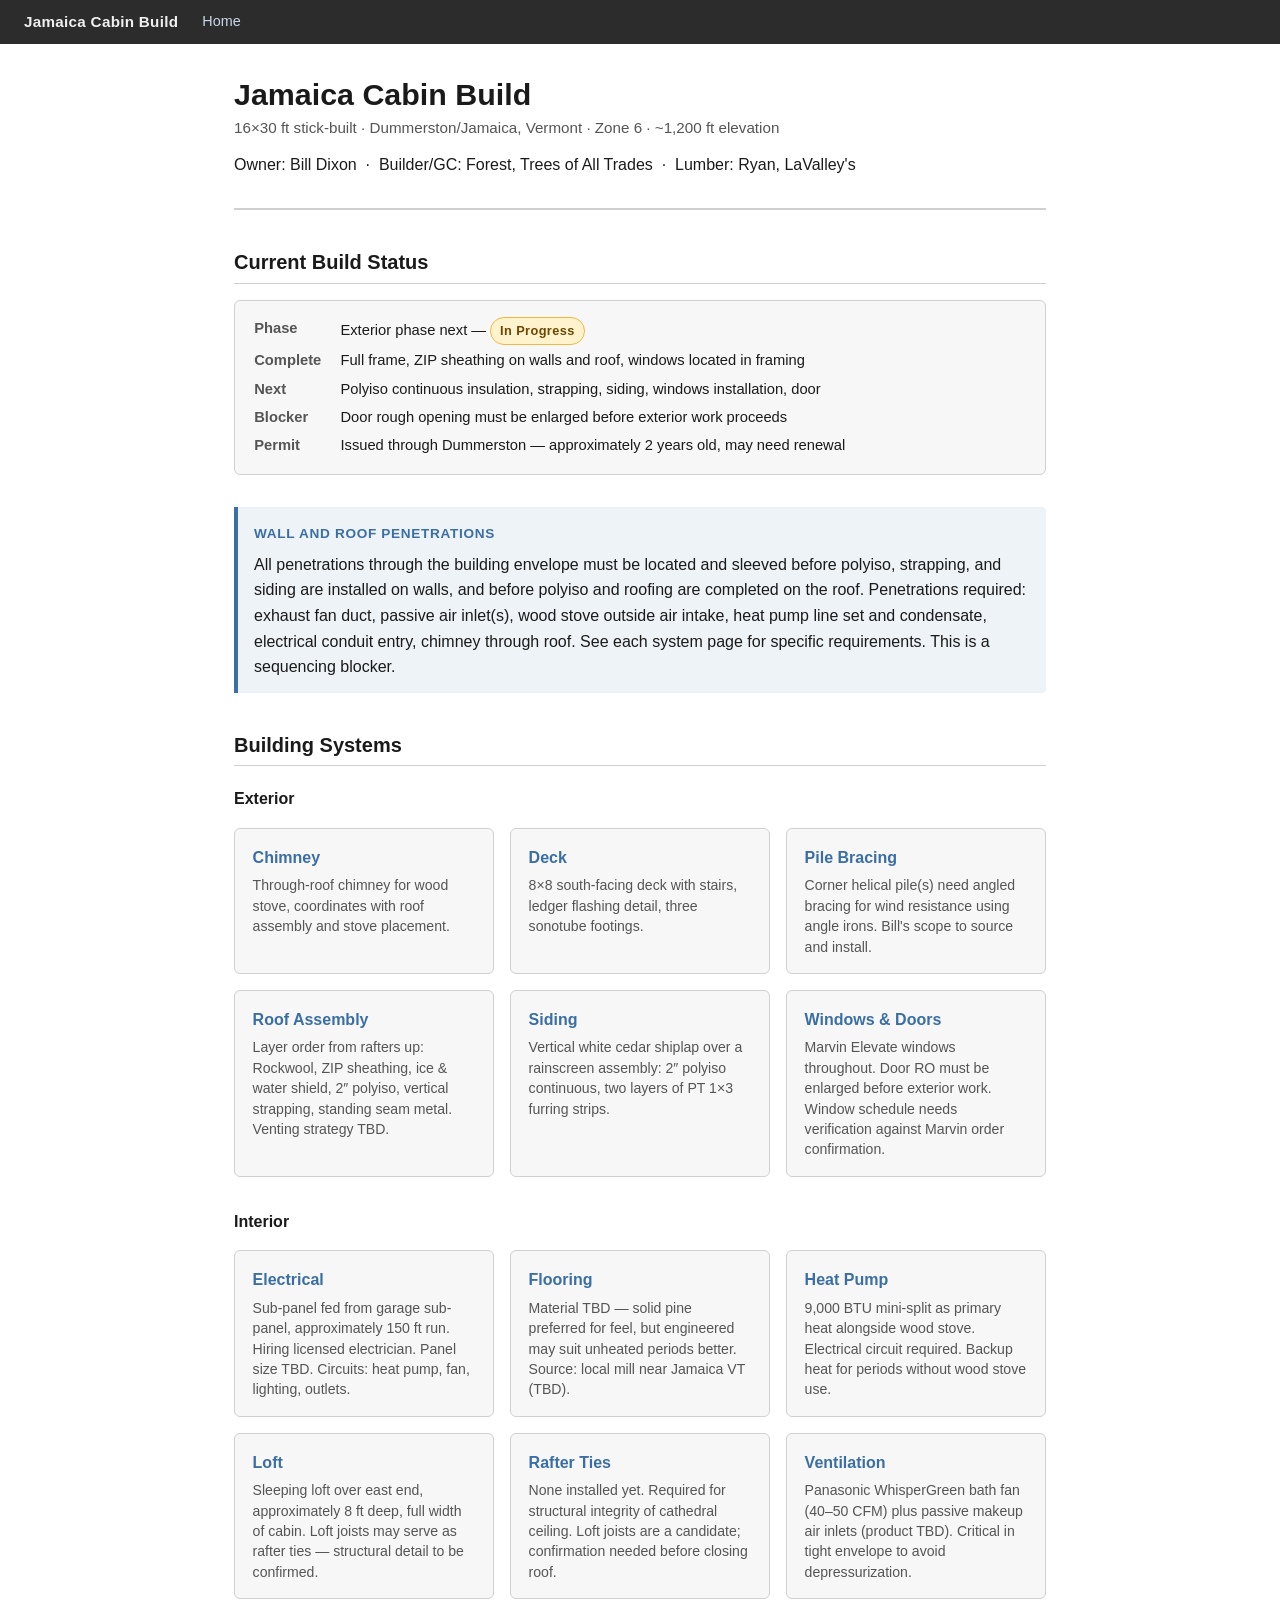
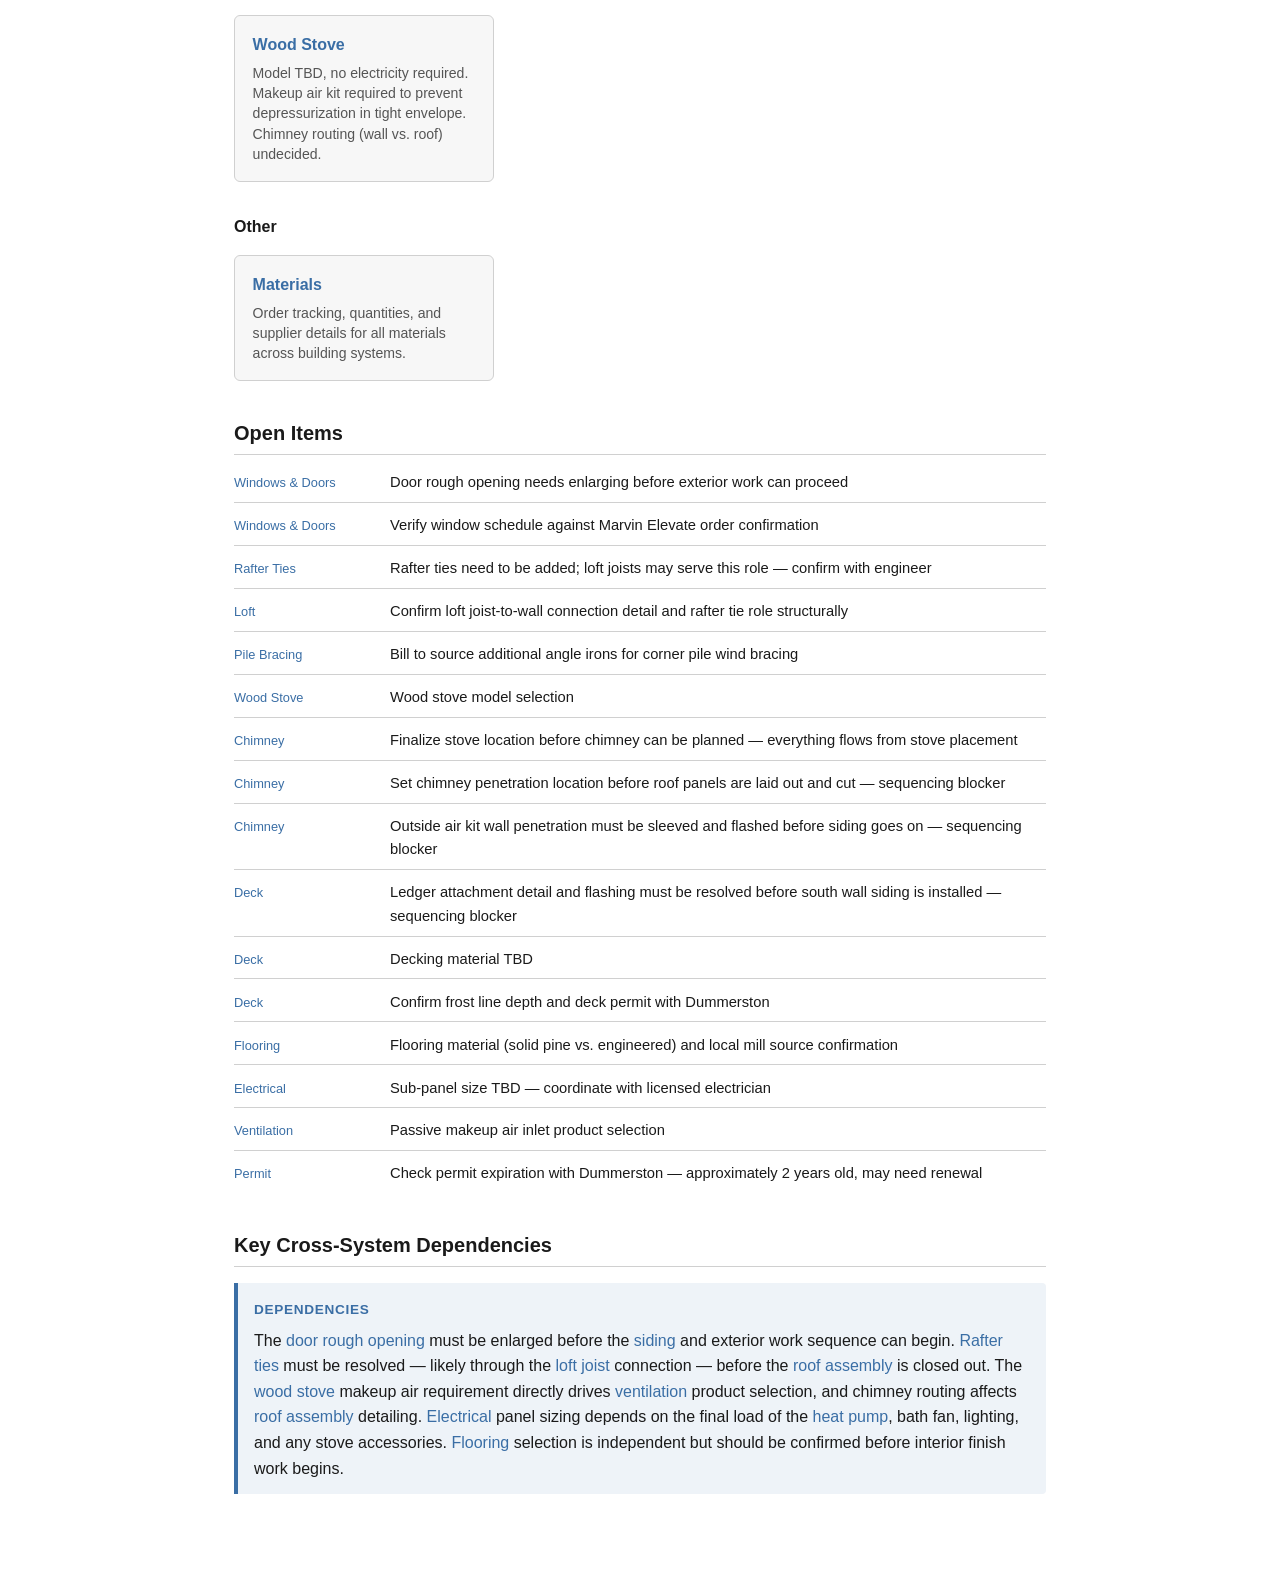
<file: index.html>
<!DOCTYPE html>
<html lang="en">
<head>
  <meta charset="UTF-8">
  <meta name="viewport" content="width=device-width, initial-scale=1.0">
  <title>Jamaica Cabin Build</title>
  <link rel="stylesheet" href="styles.css">
</head>
<body>

<nav class="site-nav">
  <span class="nav-title">Jamaica Cabin Build</span>
  <a href="index.html">Home</a>
</nav>

<main class="page-content">

  <!-- ── Project header ── -->
  <header class="page-header">
    <h1>Jamaica Cabin Build</h1>
    <p class="subtitle">16&times;30 ft stick-built &middot; Dummerston/Jamaica, Vermont &middot; Zone 6 &middot; ~1,200 ft elevation</p>
    <p>Owner: Bill Dixon &nbsp;&middot;&nbsp; Builder/GC: Forest, Trees of All Trades &nbsp;&middot;&nbsp; Lumber: Ryan, LaValley's</p>
  </header>

  <!-- ── Build status summary ── -->
  <section class="section">
    <h2>Current Build Status</h2>
    <div class="build-summary">
      <dl>
        <dt>Phase</dt>
        <dd>Exterior phase next &mdash; <span class="status-badge in-progress">In Progress</span></dd>
        <dt>Complete</dt>
        <dd>Full frame, ZIP sheathing on walls and roof, windows located in framing</dd>
        <dt>Next</dt>
        <dd>Polyiso continuous insulation, strapping, siding, windows installation, door</dd>
        <dt>Blocker</dt>
        <dd>Door rough opening must be enlarged before exterior work proceeds</dd>
        <dt>Permit</dt>
        <dd>Issued through Dummerston &mdash; approximately 2 years old, may need renewal</dd>
      </dl>
    </div>
    <div class="callout">
      <p><strong>Wall and roof penetrations</strong></p>
      <p>All penetrations through the building envelope must be located and sleeved before polyiso, strapping, and siding are installed on walls, and before polyiso and roofing are completed on the roof. Penetrations required: exhaust fan duct, passive air inlet(s), wood stove outside air intake, heat pump line set and condensate, electrical conduit entry, chimney through roof. See each system page for specific requirements. This is a sequencing blocker.</p>
    </div>
  </section>

  <!-- ── Systems grid ── -->
  <section class="section">
    <h2>Building Systems</h2>

    <h3>Exterior</h3>
    <div class="systems-grid">

      <div class="system-card">
        <a href="chimney.html">Chimney</a>
        <p>Through-roof chimney for wood stove, coordinates with roof assembly and stove placement.</p>
      </div>

      <div class="system-card">
        <a href="deck.html">Deck</a>
        <p>8&times;8 south-facing deck with stairs, ledger flashing detail, three sonotube footings.</p>
      </div>

      <div class="system-card">
        <a href="pile-bracing.html">Pile Bracing</a>
        <p>Corner helical pile(s) need angled bracing for wind resistance using angle irons. Bill's scope to source and install.</p>
      </div>

      <div class="system-card">
        <a href="roof-assembly.html">Roof Assembly</a>
        <p>Layer order from rafters up: Rockwool, ZIP sheathing, ice &amp; water shield, 2&Prime; polyiso, vertical strapping, standing seam metal. Venting strategy TBD.</p>
      </div>

      <div class="system-card">
        <a href="siding.html">Siding</a>
        <p>Vertical white cedar shiplap over a rainscreen assembly: 2&Prime; polyiso continuous, two layers of PT 1&times;3 furring strips.</p>
      </div>

      <div class="system-card">
        <a href="windows-doors.html">Windows &amp; Doors</a>
        <p>Marvin Elevate windows throughout. Door RO must be enlarged before exterior work. Window schedule needs verification against Marvin order confirmation.</p>
      </div>

    </div>

    <h3>Interior</h3>
    <div class="systems-grid">

      <div class="system-card">
        <a href="electrical.html">Electrical</a>
        <p>Sub-panel fed from garage sub-panel, approximately 150 ft run. Hiring licensed electrician. Panel size TBD. Circuits: heat pump, fan, lighting, outlets.</p>
      </div>

      <div class="system-card">
        <a href="flooring.html">Flooring</a>
        <p>Material TBD &mdash; solid pine preferred for feel, but engineered may suit unheated periods better. Source: local mill near Jamaica VT (TBD).</p>
      </div>

      <div class="system-card">
        <a href="heat-pump.html">Heat Pump</a>
        <p>9,000 BTU mini-split as primary heat alongside wood stove. Electrical circuit required. Backup heat for periods without wood stove use.</p>
      </div>

      <div class="system-card">
        <a href="loft.html">Loft</a>
        <p>Sleeping loft over east end, approximately 8 ft deep, full width of cabin. Loft joists may serve as rafter ties &mdash; structural detail to be confirmed.</p>
      </div>

      <div class="system-card">
        <a href="rafter-ties.html">Rafter Ties</a>
        <p>None installed yet. Required for structural integrity of cathedral ceiling. Loft joists are a candidate; confirmation needed before closing roof.</p>
      </div>

      <div class="system-card">
        <a href="ventilation.html">Ventilation</a>
        <p>Panasonic WhisperGreen bath fan (40&ndash;50 CFM) plus passive makeup air inlets (product TBD). Critical in tight envelope to avoid depressurization.</p>
      </div>

      <div class="system-card">
        <a href="wood-stove.html">Wood Stove</a>
        <p>Model TBD, no electricity required. Makeup air kit required to prevent depressurization in tight envelope. Chimney routing (wall vs. roof) undecided.</p>
      </div>

    </div>

    <h3>Other</h3>
    <div class="systems-grid">

      <div class="system-card">
        <a href="materials.html">Materials</a>
        <p>Order tracking, quantities, and supplier details for all materials across building systems.</p>
      </div>

    </div>

  </section>

  <!-- ── Open items ── -->
  <section class="section">
    <h2>Open Items</h2>
    <ul class="open-items-list">
      <li>
        <span class="item-system"><a href="windows-doors.html">Windows &amp; Doors</a></span>
        <span>Door rough opening needs enlarging before exterior work can proceed</span>
      </li>
      <li>
        <span class="item-system"><a href="windows-doors.html">Windows &amp; Doors</a></span>
        <span>Verify window schedule against Marvin Elevate order confirmation</span>
      </li>
      <li>
        <span class="item-system"><a href="rafter-ties.html">Rafter Ties</a></span>
        <span>Rafter ties need to be added; loft joists may serve this role &mdash; confirm with engineer</span>
      </li>
      <li>
        <span class="item-system"><a href="loft.html">Loft</a></span>
        <span>Confirm loft joist-to-wall connection detail and rafter tie role structurally</span>
      </li>
      <li>
        <span class="item-system"><a href="pile-bracing.html">Pile Bracing</a></span>
        <span>Bill to source additional angle irons for corner pile wind bracing</span>
      </li>
      <li>
        <span class="item-system"><a href="wood-stove.html">Wood Stove</a></span>
        <span>Wood stove model selection</span>
      </li>
      <li>
        <span class="item-system"><a href="chimney.html">Chimney</a></span>
        <span>Finalize stove location before chimney can be planned &mdash; everything flows from stove placement</span>
      </li>
      <li>
        <span class="item-system"><a href="chimney.html">Chimney</a></span>
        <span>Set chimney penetration location before roof panels are laid out and cut &mdash; sequencing blocker</span>
      </li>
      <li>
        <span class="item-system"><a href="chimney.html">Chimney</a></span>
        <span>Outside air kit wall penetration must be sleeved and flashed before siding goes on &mdash; sequencing blocker</span>
      </li>
      <li>
        <span class="item-system"><a href="deck.html">Deck</a></span>
        <span>Ledger attachment detail and flashing must be resolved before south wall siding is installed &mdash; sequencing blocker</span>
      </li>
      <li>
        <span class="item-system"><a href="deck.html">Deck</a></span>
        <span>Decking material TBD</span>
      </li>
      <li>
        <span class="item-system"><a href="deck.html">Deck</a></span>
        <span>Confirm frost line depth and deck permit with Dummerston</span>
      </li>
      <li>
        <span class="item-system"><a href="flooring.html">Flooring</a></span>
        <span>Flooring material (solid pine vs. engineered) and local mill source confirmation</span>
      </li>
      <li>
        <span class="item-system"><a href="electrical.html">Electrical</a></span>
        <span>Sub-panel size TBD &mdash; coordinate with licensed electrician</span>
      </li>
      <li>
        <span class="item-system"><a href="ventilation.html">Ventilation</a></span>
        <span>Passive makeup air inlet product selection</span>
      </li>
      <li>
        <span class="item-system"><a href="index.html">Permit</a></span>
        <span>Check permit expiration with Dummerston &mdash; approximately 2 years old, may need renewal</span>
      </li>
    </ul>
  </section>

  <!-- ── Cross-system dependencies ── -->
  <section class="section">
    <h2>Key Cross-System Dependencies</h2>
    <div class="callout">
      <p><strong>Dependencies</strong></p>
      <p>The <a href="windows-doors.html">door rough opening</a> must be enlarged before the <a href="siding.html">siding</a> and exterior work sequence can begin. <a href="rafter-ties.html">Rafter ties</a> must be resolved &mdash; likely through the <a href="loft.html">loft joist</a> connection &mdash; before the <a href="roof-assembly.html">roof assembly</a> is closed out. The <a href="wood-stove.html">wood stove</a> makeup air requirement directly drives <a href="ventilation.html">ventilation</a> product selection, and chimney routing affects <a href="roof-assembly.html">roof assembly</a> detailing. <a href="electrical.html">Electrical</a> panel sizing depends on the final load of the <a href="heat-pump.html">heat pump</a>, bath fan, lighting, and any stove accessories. <a href="flooring.html">Flooring</a> selection is independent but should be confirmed before interior finish work begins.</p>
    </div>
  </section>

</main>

</body>
</html>
</file>
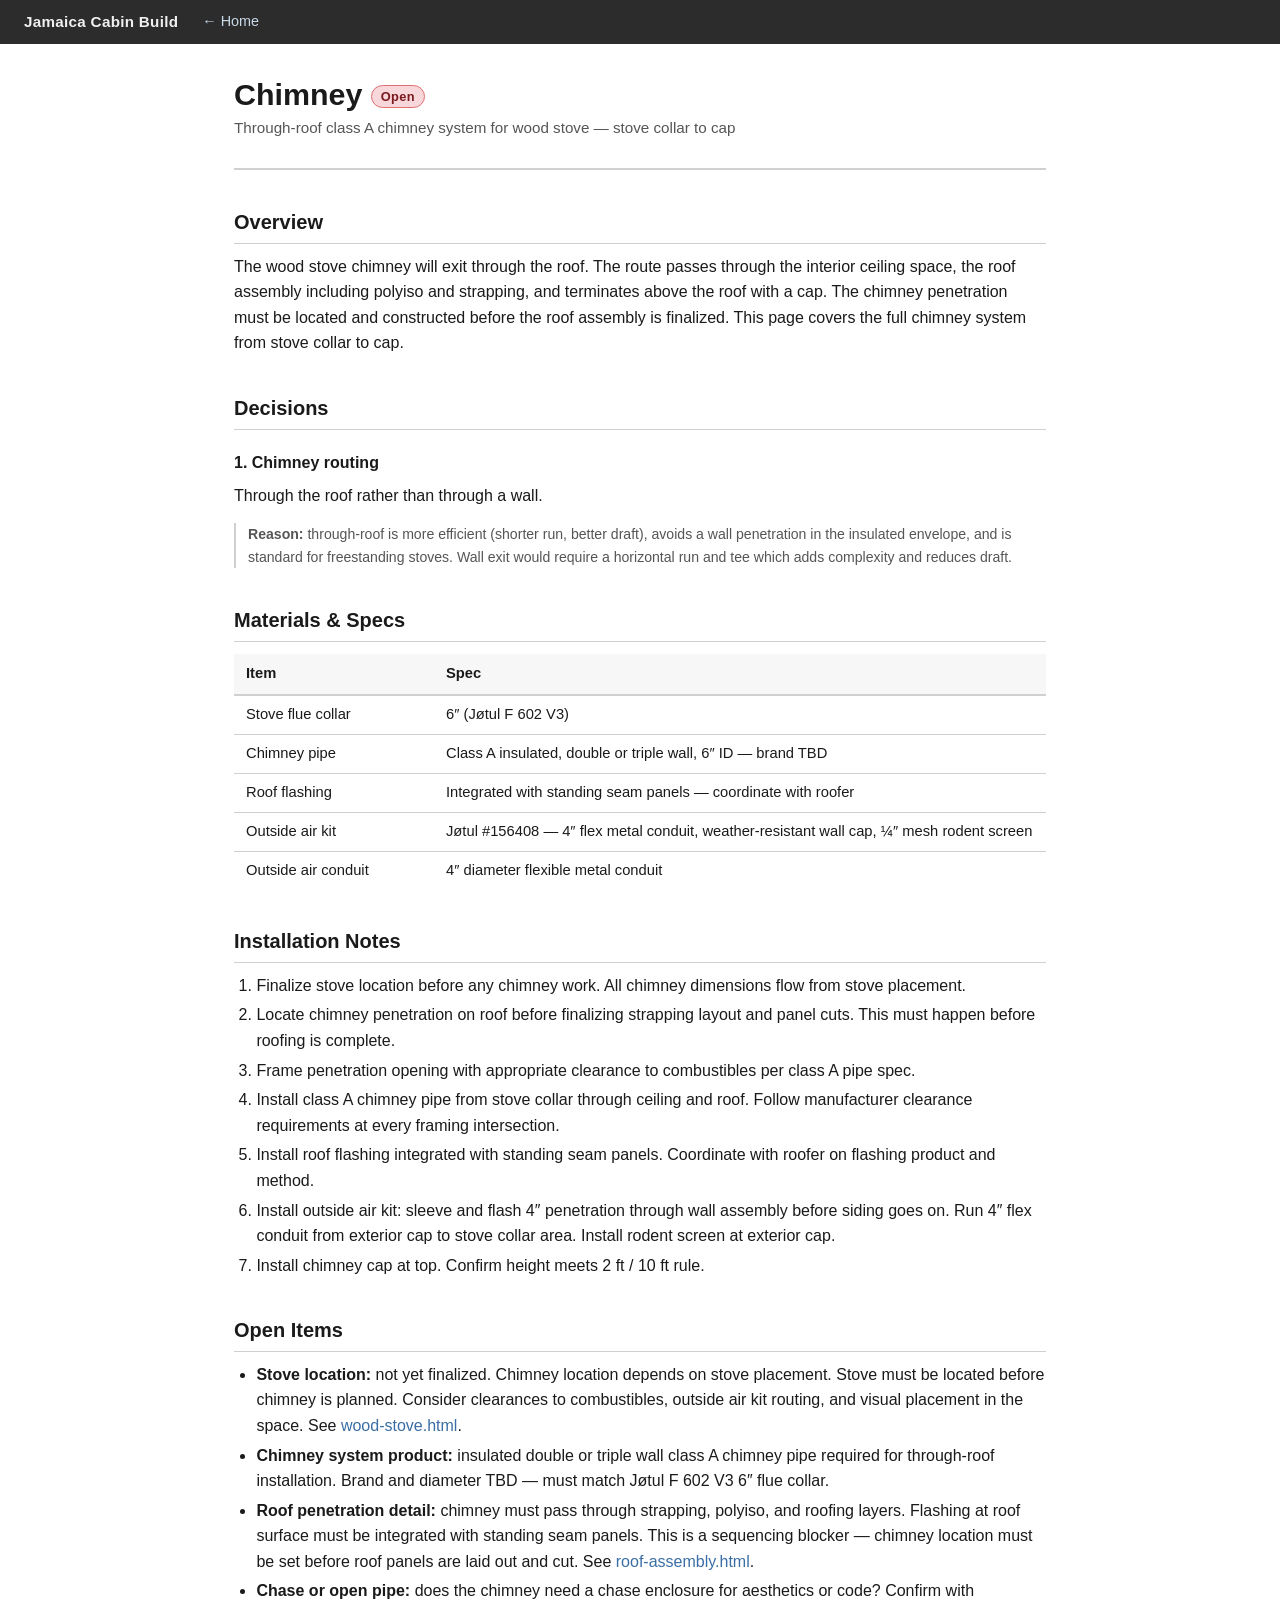
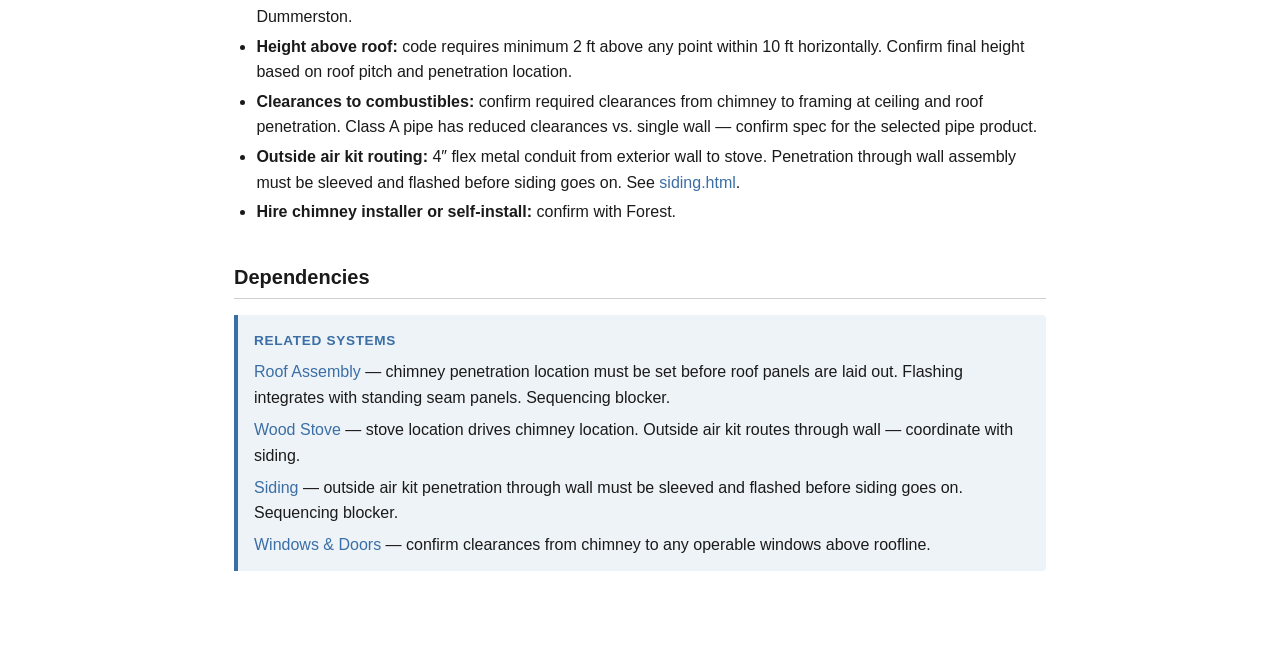
<file: chimney.html>
<!DOCTYPE html>
<html lang="en">
<head>
  <meta charset="UTF-8">
  <meta name="viewport" content="width=device-width, initial-scale=1.0">
  <title>Chimney &mdash; Jamaica Cabin Build</title>
  <link rel="stylesheet" href="styles.css">
</head>
<body>

<nav class="site-nav">
  <span class="nav-title">Jamaica Cabin Build</span>
  <a href="index.html">&#8592; Home</a>
</nav>

<main class="page-content">

  <!-- ── Page header + status ── -->
  <header class="page-header">
    <h1>Chimney <span class="status-badge open">Open</span></h1>
    <p class="subtitle">Through-roof class&nbsp;A chimney system for wood stove &mdash; stove collar to cap</p>
  </header>

  <!-- ── 1. Overview ── -->
  <section class="section">
    <h2>Overview</h2>
    <p>The wood stove chimney will exit through the roof. The route passes through the interior ceiling space, the roof assembly including polyiso and strapping, and terminates above the roof with a cap. The chimney penetration must be located and constructed before the roof assembly is finalized. This page covers the full chimney system from stove collar to cap.</p>
  </section>

  <!-- ── 2. Decisions ── -->
  <section class="section">
    <h2>Decisions</h2>

    <h3>1. Chimney routing</h3>
    <p>Through the roof rather than through a wall.</p>
    <p class="decision-reason"><strong>Reason:</strong> through-roof is more efficient (shorter run, better draft), avoids a wall penetration in the insulated envelope, and is standard for freestanding stoves. Wall exit would require a horizontal run and tee which adds complexity and reduces draft.</p>
  </section>

  <!-- ── 3. Materials & Specs ── -->
  <section class="section">
    <h2>Materials &amp; Specs</h2>
    <table class="specs-table">
      <thead>
        <tr>
          <th>Item</th>
          <th>Spec</th>
        </tr>
      </thead>
      <tbody>
        <tr>
          <td>Stove flue collar</td>
          <td>6&Prime; (J&oslash;tul F&nbsp;602 V3)</td>
        </tr>
        <tr>
          <td>Chimney pipe</td>
          <td>Class&nbsp;A insulated, double or triple wall, 6&Prime; ID &mdash; brand TBD</td>
        </tr>
        <tr>
          <td>Roof flashing</td>
          <td>Integrated with standing seam panels &mdash; coordinate with roofer</td>
        </tr>
        <tr>
          <td>Outside air kit</td>
          <td>J&oslash;tul #156408 &mdash; 4&Prime; flex metal conduit, weather-resistant wall cap, &frac14;&Prime; mesh rodent screen</td>
        </tr>
        <tr>
          <td>Outside air conduit</td>
          <td>4&Prime; diameter flexible metal conduit</td>
        </tr>
      </tbody>
    </table>
  </section>

  <!-- ── 4. Installation Notes ── -->
  <section class="section">
    <h2>Installation Notes</h2>
    <ol>
      <li>Finalize stove location before any chimney work. All chimney dimensions flow from stove placement.</li>
      <li>Locate chimney penetration on roof before finalizing strapping layout and panel cuts. This must happen before roofing is complete.</li>
      <li>Frame penetration opening with appropriate clearance to combustibles per class&nbsp;A pipe spec.</li>
      <li>Install class&nbsp;A chimney pipe from stove collar through ceiling and roof. Follow manufacturer clearance requirements at every framing intersection.</li>
      <li>Install roof flashing integrated with standing seam panels. Coordinate with roofer on flashing product and method.</li>
      <li>Install outside air kit: sleeve and flash 4&Prime; penetration through wall assembly before siding goes on. Run 4&Prime; flex conduit from exterior cap to stove collar area. Install rodent screen at exterior cap.</li>
      <li>Install chimney cap at top. Confirm height meets 2&nbsp;ft / 10&nbsp;ft rule.</li>
    </ol>
  </section>

  <!-- ── 5. Open Items ── -->
  <section class="section">
    <h2>Open Items</h2>
    <ul>
      <li><strong>Stove location:</strong> not yet finalized. Chimney location depends on stove placement. Stove must be located before chimney is planned. Consider clearances to combustibles, outside air kit routing, and visual placement in the space. See <a href="wood-stove.html">wood-stove.html</a>.</li>
      <li><strong>Chimney system product:</strong> insulated double or triple wall class&nbsp;A chimney pipe required for through-roof installation. Brand and diameter TBD &mdash; must match J&oslash;tul F&nbsp;602 V3 6&Prime; flue collar.</li>
      <li><strong>Roof penetration detail:</strong> chimney must pass through strapping, polyiso, and roofing layers. Flashing at roof surface must be integrated with standing seam panels. This is a sequencing blocker &mdash; chimney location must be set before roof panels are laid out and cut. See <a href="roof-assembly.html">roof-assembly.html</a>.</li>
      <li><strong>Chase or open pipe:</strong> does the chimney need a chase enclosure for aesthetics or code? Confirm with Dummerston.</li>
      <li><strong>Height above roof:</strong> code requires minimum 2&nbsp;ft above any point within 10&nbsp;ft horizontally. Confirm final height based on roof pitch and penetration location.</li>
      <li><strong>Clearances to combustibles:</strong> confirm required clearances from chimney to framing at ceiling and roof penetration. Class&nbsp;A pipe has reduced clearances vs. single wall &mdash; confirm spec for the selected pipe product.</li>
      <li><strong>Outside air kit routing:</strong> 4&Prime; flex metal conduit from exterior wall to stove. Penetration through wall assembly must be sleeved and flashed before siding goes on. See <a href="siding.html">siding.html</a>.</li>
      <li><strong>Hire chimney installer or self-install:</strong> confirm with Forest.</li>
    </ul>
  </section>

  <!-- ── 6. Dependencies ── -->
  <section class="section">
    <h2>Dependencies</h2>
    <div class="callout">
      <p><strong>Related Systems</strong></p>
      <p><a href="roof-assembly.html">Roof Assembly</a> &mdash; chimney penetration location must be set before roof panels are laid out. Flashing integrates with standing seam panels. Sequencing blocker.</p>
      <p><a href="wood-stove.html">Wood Stove</a> &mdash; stove location drives chimney location. Outside air kit routes through wall &mdash; coordinate with siding.</p>
      <p><a href="siding.html">Siding</a> &mdash; outside air kit penetration through wall must be sleeved and flashed before siding goes on. Sequencing blocker.</p>
      <p><a href="windows-doors.html">Windows &amp; Doors</a> &mdash; confirm clearances from chimney to any operable windows above roofline.</p>
    </div>
  </section>

</main>

</body>
</html>
</file>
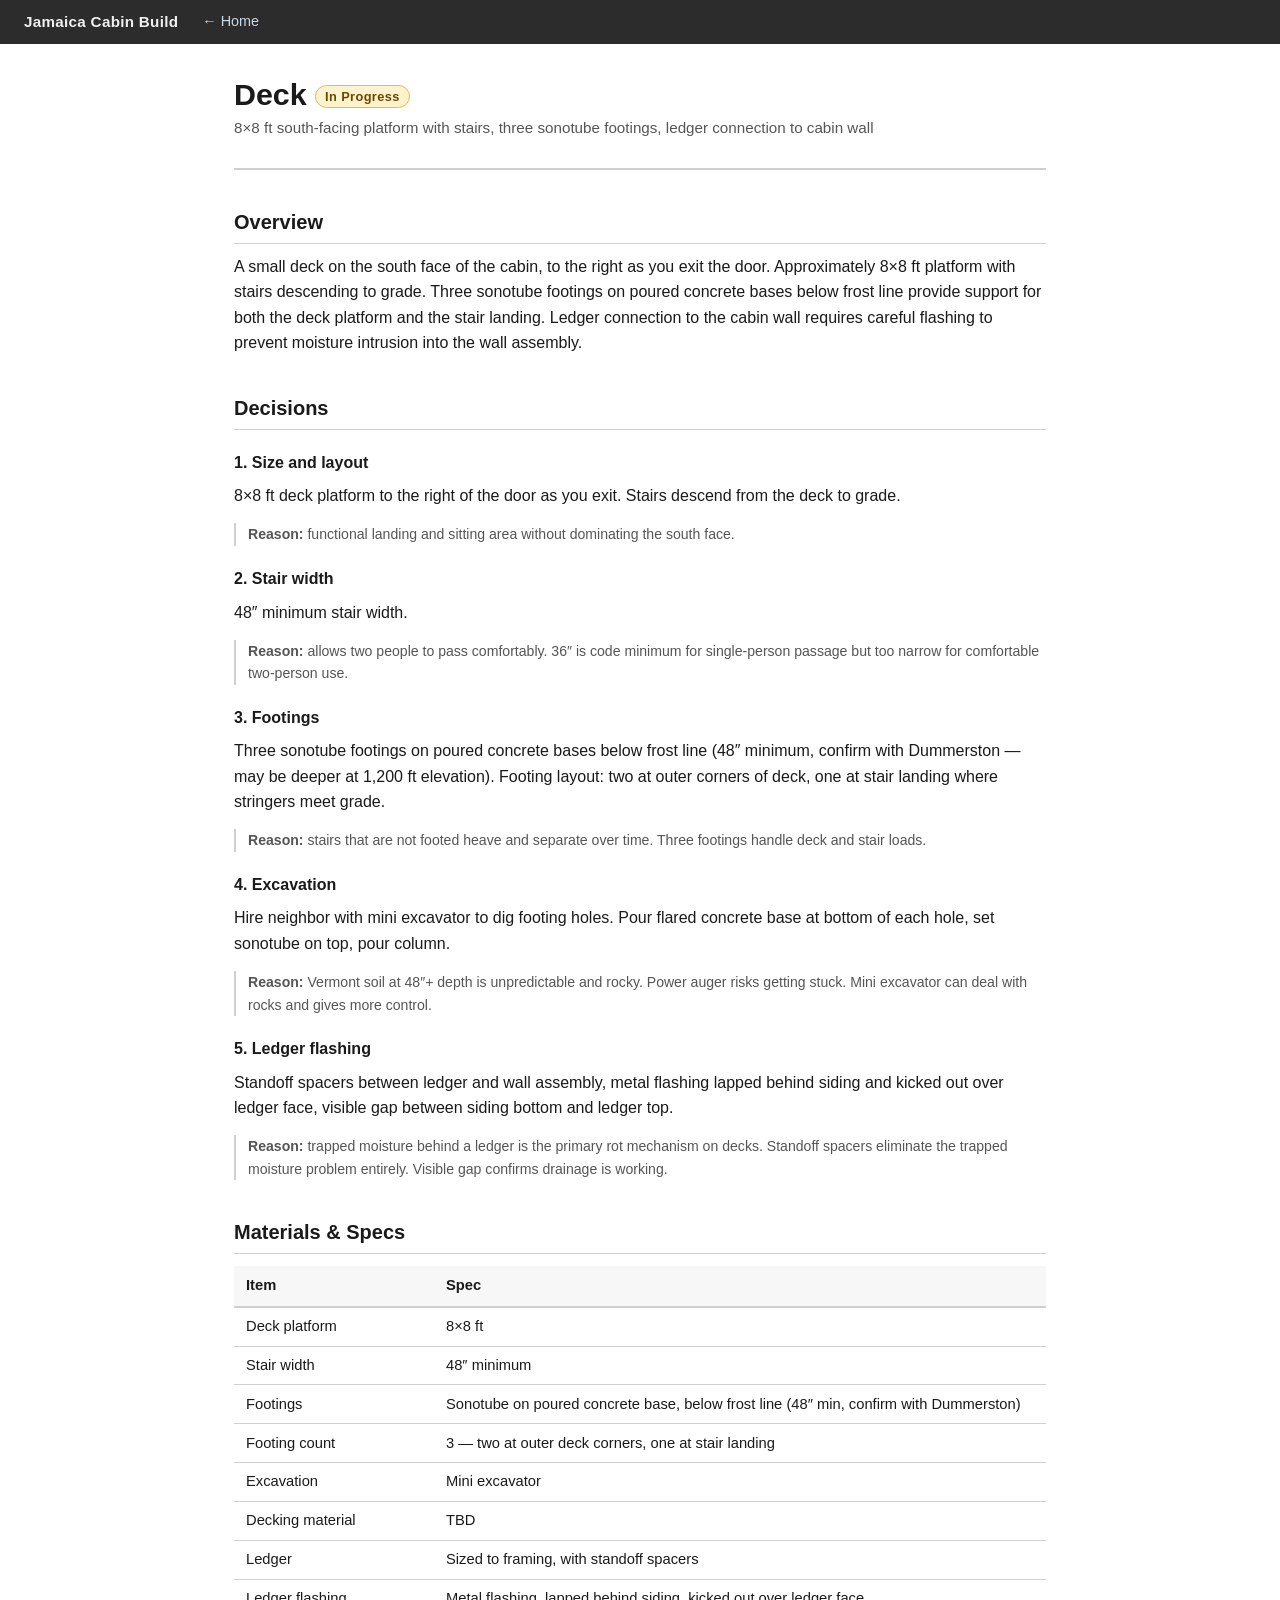
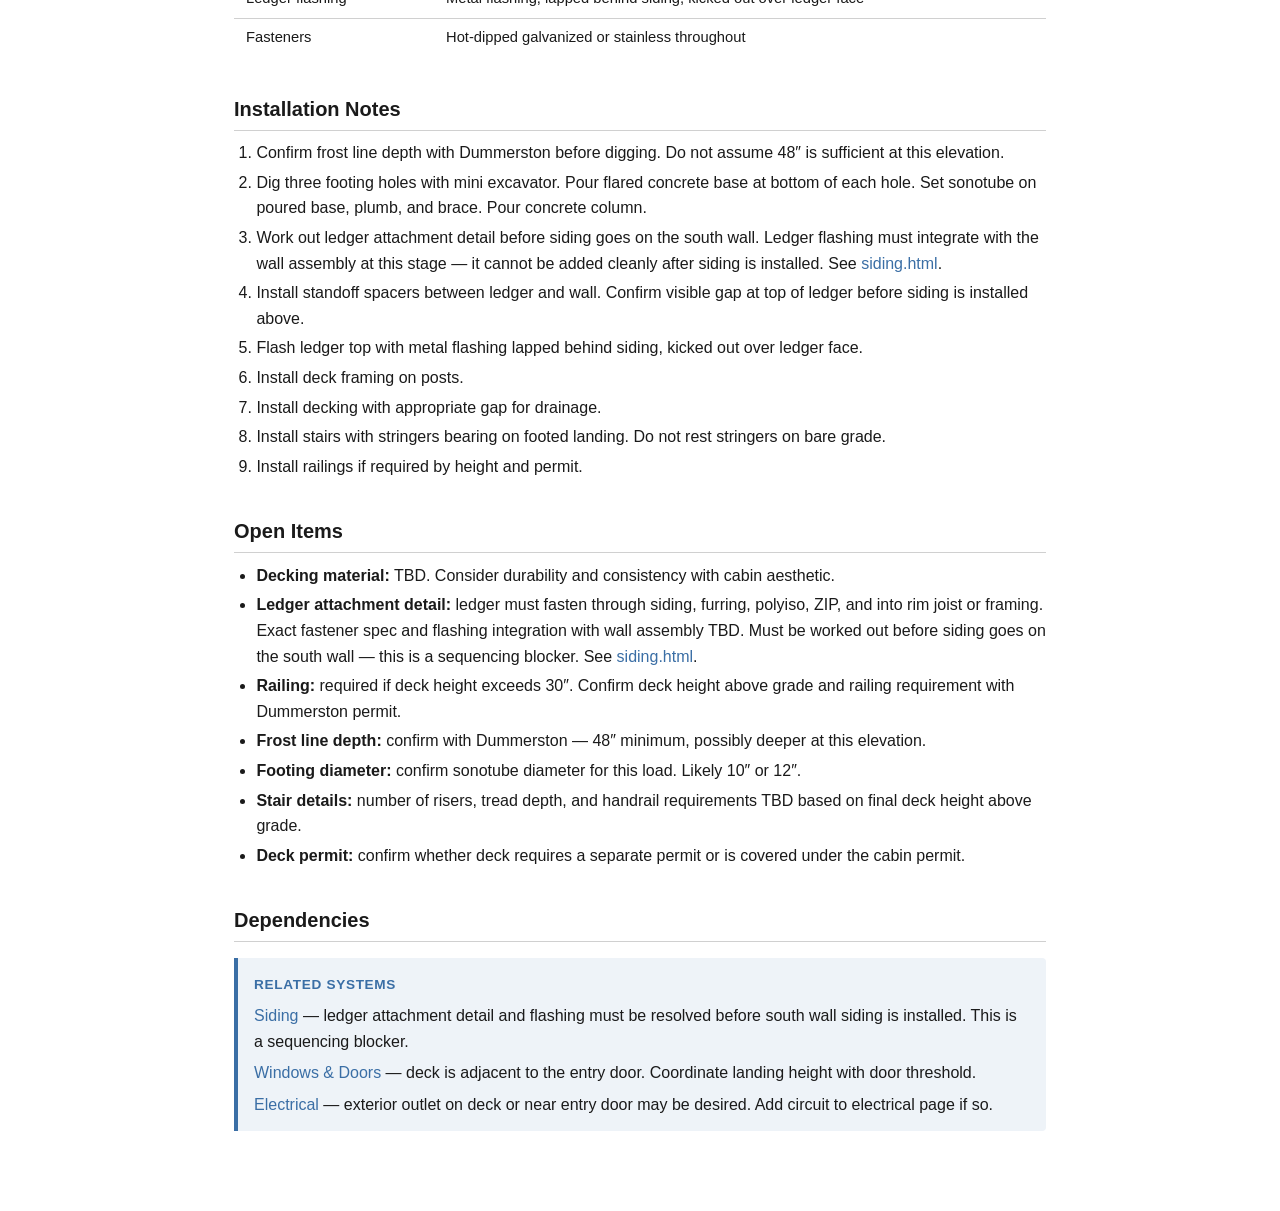
<file: deck.html>
<!DOCTYPE html>
<html lang="en">
<head>
  <meta charset="UTF-8">
  <meta name="viewport" content="width=device-width, initial-scale=1.0">
  <title>Deck &mdash; Jamaica Cabin Build</title>
  <link rel="stylesheet" href="styles.css">
</head>
<body>

<nav class="site-nav">
  <span class="nav-title">Jamaica Cabin Build</span>
  <a href="index.html">&#8592; Home</a>
</nav>

<main class="page-content">

  <!-- ── Page header + status ── -->
  <header class="page-header">
    <h1>Deck <span class="status-badge in-progress">In Progress</span></h1>
    <p class="subtitle">8&times;8&nbsp;ft south-facing platform with stairs, three sonotube footings, ledger connection to cabin wall</p>
  </header>

  <!-- ── 1. Overview ── -->
  <section class="section">
    <h2>Overview</h2>
    <p>A small deck on the south face of the cabin, to the right as you exit the door. Approximately 8&times;8&nbsp;ft platform with stairs descending to grade. Three sonotube footings on poured concrete bases below frost line provide support for both the deck platform and the stair landing. Ledger connection to the cabin wall requires careful flashing to prevent moisture intrusion into the wall assembly.</p>
  </section>

  <!-- ── 2. Decisions ── -->
  <section class="section">
    <h2>Decisions</h2>

    <h3>1. Size and layout</h3>
    <p>8&times;8&nbsp;ft deck platform to the right of the door as you exit. Stairs descend from the deck to grade.</p>
    <p class="decision-reason"><strong>Reason:</strong> functional landing and sitting area without dominating the south face.</p>

    <h3>2. Stair width</h3>
    <p>48&Prime; minimum stair width.</p>
    <p class="decision-reason"><strong>Reason:</strong> allows two people to pass comfortably. 36&Prime; is code minimum for single-person passage but too narrow for comfortable two-person use.</p>

    <h3>3. Footings</h3>
    <p>Three sonotube footings on poured concrete bases below frost line (48&Prime; minimum, confirm with Dummerston &mdash; may be deeper at 1,200&nbsp;ft elevation). Footing layout: two at outer corners of deck, one at stair landing where stringers meet grade.</p>
    <p class="decision-reason"><strong>Reason:</strong> stairs that are not footed heave and separate over time. Three footings handle deck and stair loads.</p>

    <h3>4. Excavation</h3>
    <p>Hire neighbor with mini excavator to dig footing holes. Pour flared concrete base at bottom of each hole, set sonotube on top, pour column.</p>
    <p class="decision-reason"><strong>Reason:</strong> Vermont soil at 48&Prime;+ depth is unpredictable and rocky. Power auger risks getting stuck. Mini excavator can deal with rocks and gives more control.</p>

    <h3>5. Ledger flashing</h3>
    <p>Standoff spacers between ledger and wall assembly, metal flashing lapped behind siding and kicked out over ledger face, visible gap between siding bottom and ledger top.</p>
    <p class="decision-reason"><strong>Reason:</strong> trapped moisture behind a ledger is the primary rot mechanism on decks. Standoff spacers eliminate the trapped moisture problem entirely. Visible gap confirms drainage is working.</p>
  </section>

  <!-- ── 3. Materials & Specs ── -->
  <section class="section">
    <h2>Materials &amp; Specs</h2>
    <table class="specs-table">
      <thead>
        <tr>
          <th>Item</th>
          <th>Spec</th>
        </tr>
      </thead>
      <tbody>
        <tr>
          <td>Deck platform</td>
          <td>8&times;8&nbsp;ft</td>
        </tr>
        <tr>
          <td>Stair width</td>
          <td>48&Prime; minimum</td>
        </tr>
        <tr>
          <td>Footings</td>
          <td>Sonotube on poured concrete base, below frost line (48&Prime; min, confirm with Dummerston)</td>
        </tr>
        <tr>
          <td>Footing count</td>
          <td>3 &mdash; two at outer deck corners, one at stair landing</td>
        </tr>
        <tr>
          <td>Excavation</td>
          <td>Mini excavator</td>
        </tr>
        <tr>
          <td>Decking material</td>
          <td>TBD</td>
        </tr>
        <tr>
          <td>Ledger</td>
          <td>Sized to framing, with standoff spacers</td>
        </tr>
        <tr>
          <td>Ledger flashing</td>
          <td>Metal flashing, lapped behind siding, kicked out over ledger face</td>
        </tr>
        <tr>
          <td>Fasteners</td>
          <td>Hot-dipped galvanized or stainless throughout</td>
        </tr>
      </tbody>
    </table>
  </section>

  <!-- ── 4. Installation Notes ── -->
  <section class="section">
    <h2>Installation Notes</h2>
    <ol>
      <li>Confirm frost line depth with Dummerston before digging. Do not assume 48&Prime; is sufficient at this elevation.</li>
      <li>Dig three footing holes with mini excavator. Pour flared concrete base at bottom of each hole. Set sonotube on poured base, plumb, and brace. Pour concrete column.</li>
      <li>Work out ledger attachment detail before siding goes on the south wall. Ledger flashing must integrate with the wall assembly at this stage &mdash; it cannot be added cleanly after siding is installed. See <a href="siding.html">siding.html</a>.</li>
      <li>Install standoff spacers between ledger and wall. Confirm visible gap at top of ledger before siding is installed above.</li>
      <li>Flash ledger top with metal flashing lapped behind siding, kicked out over ledger face.</li>
      <li>Install deck framing on posts.</li>
      <li>Install decking with appropriate gap for drainage.</li>
      <li>Install stairs with stringers bearing on footed landing. Do not rest stringers on bare grade.</li>
      <li>Install railings if required by height and permit.</li>
    </ol>
  </section>

  <!-- ── 5. Open Items ── -->
  <section class="section">
    <h2>Open Items</h2>
    <ul>
      <li><strong>Decking material:</strong> TBD. Consider durability and consistency with cabin aesthetic.</li>
      <li><strong>Ledger attachment detail:</strong> ledger must fasten through siding, furring, polyiso, ZIP, and into rim joist or framing. Exact fastener spec and flashing integration with wall assembly TBD. Must be worked out before siding goes on the south wall &mdash; this is a sequencing blocker. See <a href="siding.html">siding.html</a>.</li>
      <li><strong>Railing:</strong> required if deck height exceeds 30&Prime;. Confirm deck height above grade and railing requirement with Dummerston permit.</li>
      <li><strong>Frost line depth:</strong> confirm with Dummerston &mdash; 48&Prime; minimum, possibly deeper at this elevation.</li>
      <li><strong>Footing diameter:</strong> confirm sonotube diameter for this load. Likely 10&Prime; or 12&Prime;.</li>
      <li><strong>Stair details:</strong> number of risers, tread depth, and handrail requirements TBD based on final deck height above grade.</li>
      <li><strong>Deck permit:</strong> confirm whether deck requires a separate permit or is covered under the cabin permit.</li>
    </ul>
  </section>

  <!-- ── 6. Dependencies ── -->
  <section class="section">
    <h2>Dependencies</h2>
    <div class="callout">
      <p><strong>Related Systems</strong></p>
      <p><a href="siding.html">Siding</a> &mdash; ledger attachment detail and flashing must be resolved before south wall siding is installed. This is a sequencing blocker.</p>
      <p><a href="windows-doors.html">Windows &amp; Doors</a> &mdash; deck is adjacent to the entry door. Coordinate landing height with door threshold.</p>
      <p><a href="electrical.html">Electrical</a> &mdash; exterior outlet on deck or near entry door may be desired. Add circuit to electrical page if so.</p>
    </div>
  </section>

</main>

</body>
</html>
</file>
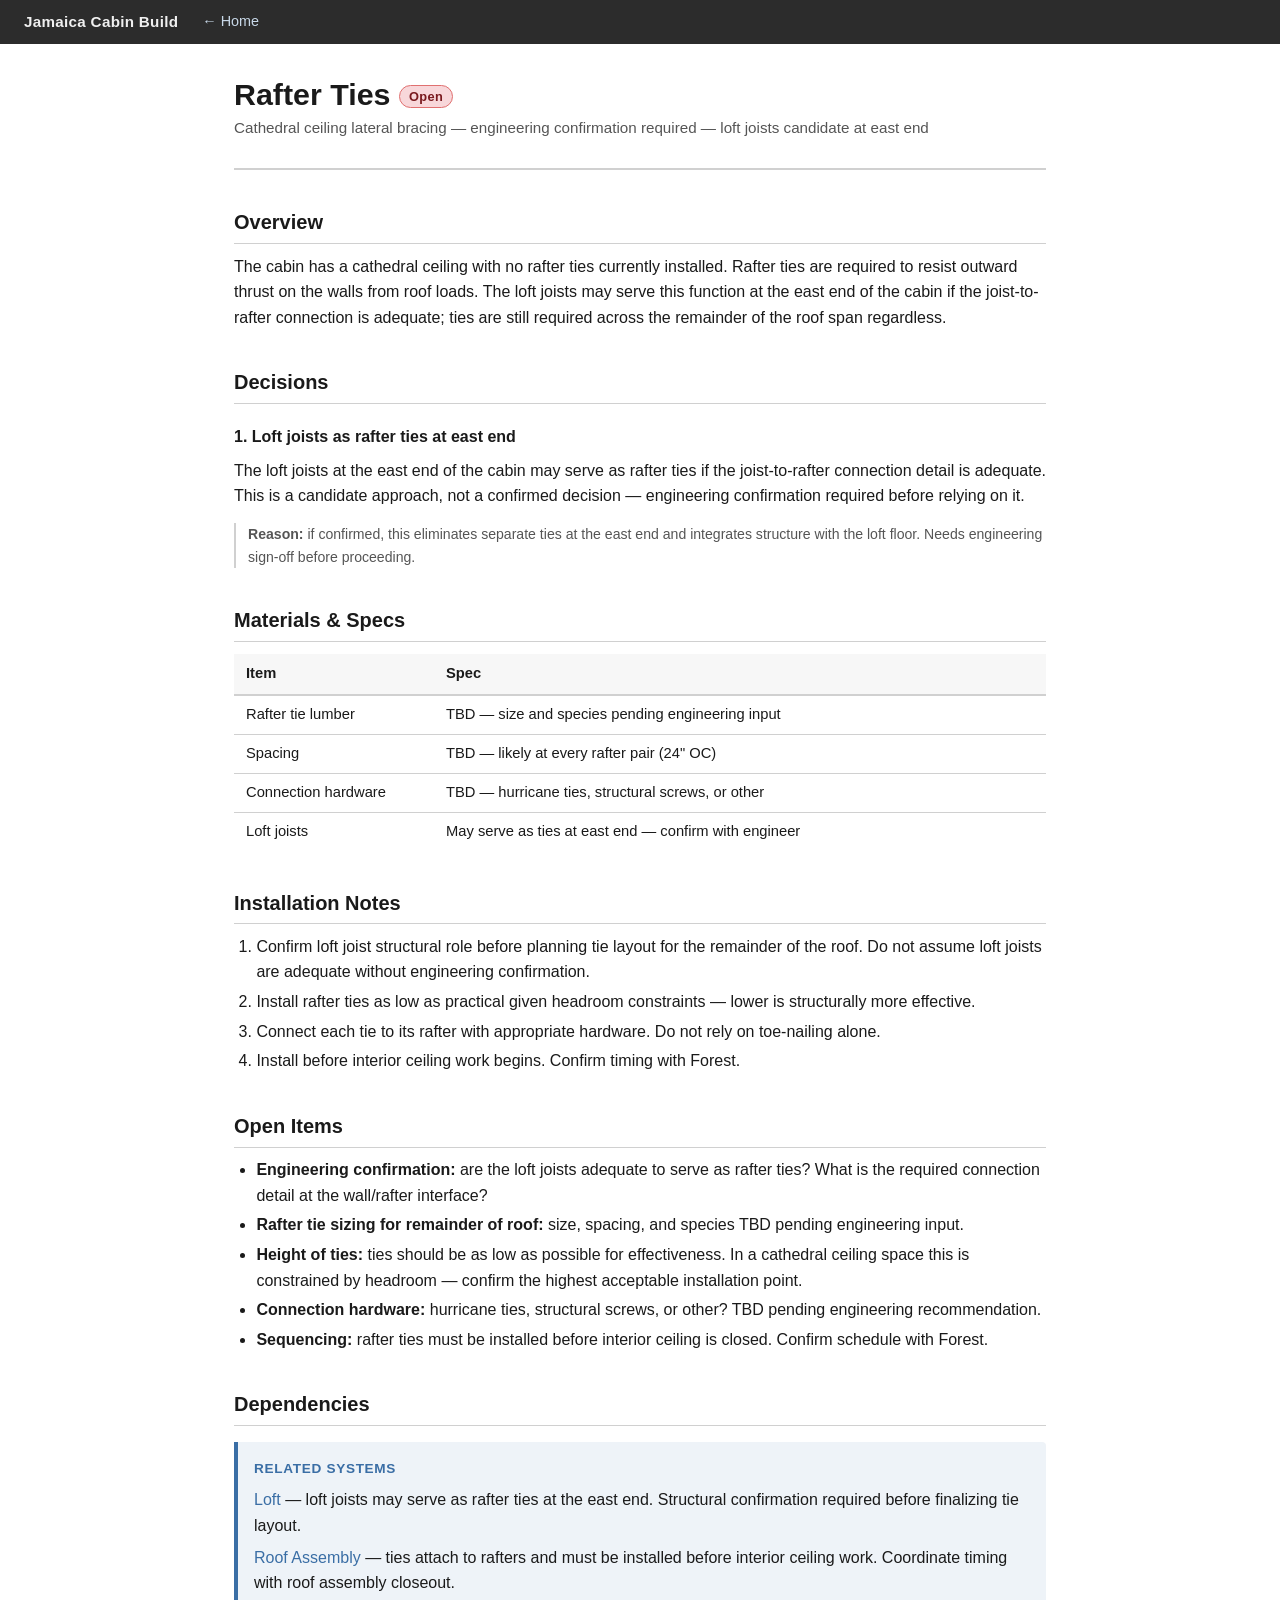
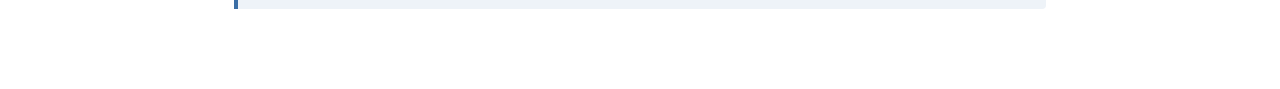
<file: rafter-ties.html>
<!DOCTYPE html>
<html lang="en">
<head>
  <meta charset="UTF-8">
  <meta name="viewport" content="width=device-width, initial-scale=1.0">
  <title>Rafter Ties — Jamaica Cabin Build</title>
  <link rel="stylesheet" href="styles.css">
</head>
<body>

<nav class="site-nav">
  <span class="nav-title">Jamaica Cabin Build</span>
  <a href="index.html">&#8592; Home</a>
</nav>

<main class="page-content">

  <!-- ── Page header + status ── -->
  <header class="page-header">
    <h1>Rafter Ties <span class="status-badge open">Open</span></h1>
    <p class="subtitle">Cathedral ceiling lateral bracing &mdash; engineering confirmation required &mdash; loft joists candidate at east end</p>
  </header>

  <!-- ── 1. Overview ── -->
  <section class="section">
    <h2>Overview</h2>
    <p>The cabin has a cathedral ceiling with no rafter ties currently installed. Rafter ties are required to resist outward thrust on the walls from roof loads. The loft joists may serve this function at the east end of the cabin if the joist-to-rafter connection is adequate; ties are still required across the remainder of the roof span regardless.</p>
  </section>

  <!-- ── 2. Decisions ── -->
  <section class="section">
    <h2>Decisions</h2>

    <h3>1. Loft joists as rafter ties at east end</h3>
    <p>The loft joists at the east end of the cabin may serve as rafter ties if the joist-to-rafter connection detail is adequate. This is a candidate approach, not a confirmed decision &mdash; engineering confirmation required before relying on it.</p>
    <p class="decision-reason"><strong>Reason:</strong> if confirmed, this eliminates separate ties at the east end and integrates structure with the loft floor. Needs engineering sign-off before proceeding.</p>
  </section>

  <!-- ── 3. Materials & Specs ── -->
  <section class="section">
    <h2>Materials &amp; Specs</h2>
    <table class="specs-table">
      <thead>
        <tr>
          <th>Item</th>
          <th>Spec</th>
        </tr>
      </thead>
      <tbody>
        <tr>
          <td>Rafter tie lumber</td>
          <td>TBD &mdash; size and species pending engineering input</td>
        </tr>
        <tr>
          <td>Spacing</td>
          <td>TBD &mdash; likely at every rafter pair (24&#x22; OC)</td>
        </tr>
        <tr>
          <td>Connection hardware</td>
          <td>TBD &mdash; hurricane ties, structural screws, or other</td>
        </tr>
        <tr>
          <td>Loft joists</td>
          <td>May serve as ties at east end &mdash; confirm with engineer</td>
        </tr>
      </tbody>
    </table>
  </section>

  <!-- ── 4. Installation Notes ── -->
  <section class="section">
    <h2>Installation Notes</h2>
    <ol>
      <li>Confirm loft joist structural role before planning tie layout for the remainder of the roof. Do not assume loft joists are adequate without engineering confirmation.</li>
      <li>Install rafter ties as low as practical given headroom constraints &mdash; lower is structurally more effective.</li>
      <li>Connect each tie to its rafter with appropriate hardware. Do not rely on toe-nailing alone.</li>
      <li>Install before interior ceiling work begins. Confirm timing with Forest.</li>
    </ol>
  </section>

  <!-- ── 5. Open Items ── -->
  <section class="section">
    <h2>Open Items</h2>
    <ul>
      <li><strong>Engineering confirmation:</strong> are the loft joists adequate to serve as rafter ties? What is the required connection detail at the wall/rafter interface?</li>
      <li><strong>Rafter tie sizing for remainder of roof:</strong> size, spacing, and species TBD pending engineering input.</li>
      <li><strong>Height of ties:</strong> ties should be as low as possible for effectiveness. In a cathedral ceiling space this is constrained by headroom &mdash; confirm the highest acceptable installation point.</li>
      <li><strong>Connection hardware:</strong> hurricane ties, structural screws, or other? TBD pending engineering recommendation.</li>
      <li><strong>Sequencing:</strong> rafter ties must be installed before interior ceiling is closed. Confirm schedule with Forest.</li>
    </ul>
  </section>

  <!-- ── 6. Dependencies ── -->
  <section class="section">
    <h2>Dependencies</h2>
    <div class="callout">
      <p><strong>Related Systems</strong></p>
      <p><a href="loft.html">Loft</a> &mdash; loft joists may serve as rafter ties at the east end. Structural confirmation required before finalizing tie layout.</p>
      <p><a href="roof-assembly.html">Roof Assembly</a> &mdash; ties attach to rafters and must be installed before interior ceiling work. Coordinate timing with roof assembly closeout.</p>
    </div>
  </section>

</main>

</body>
</html>
</file>
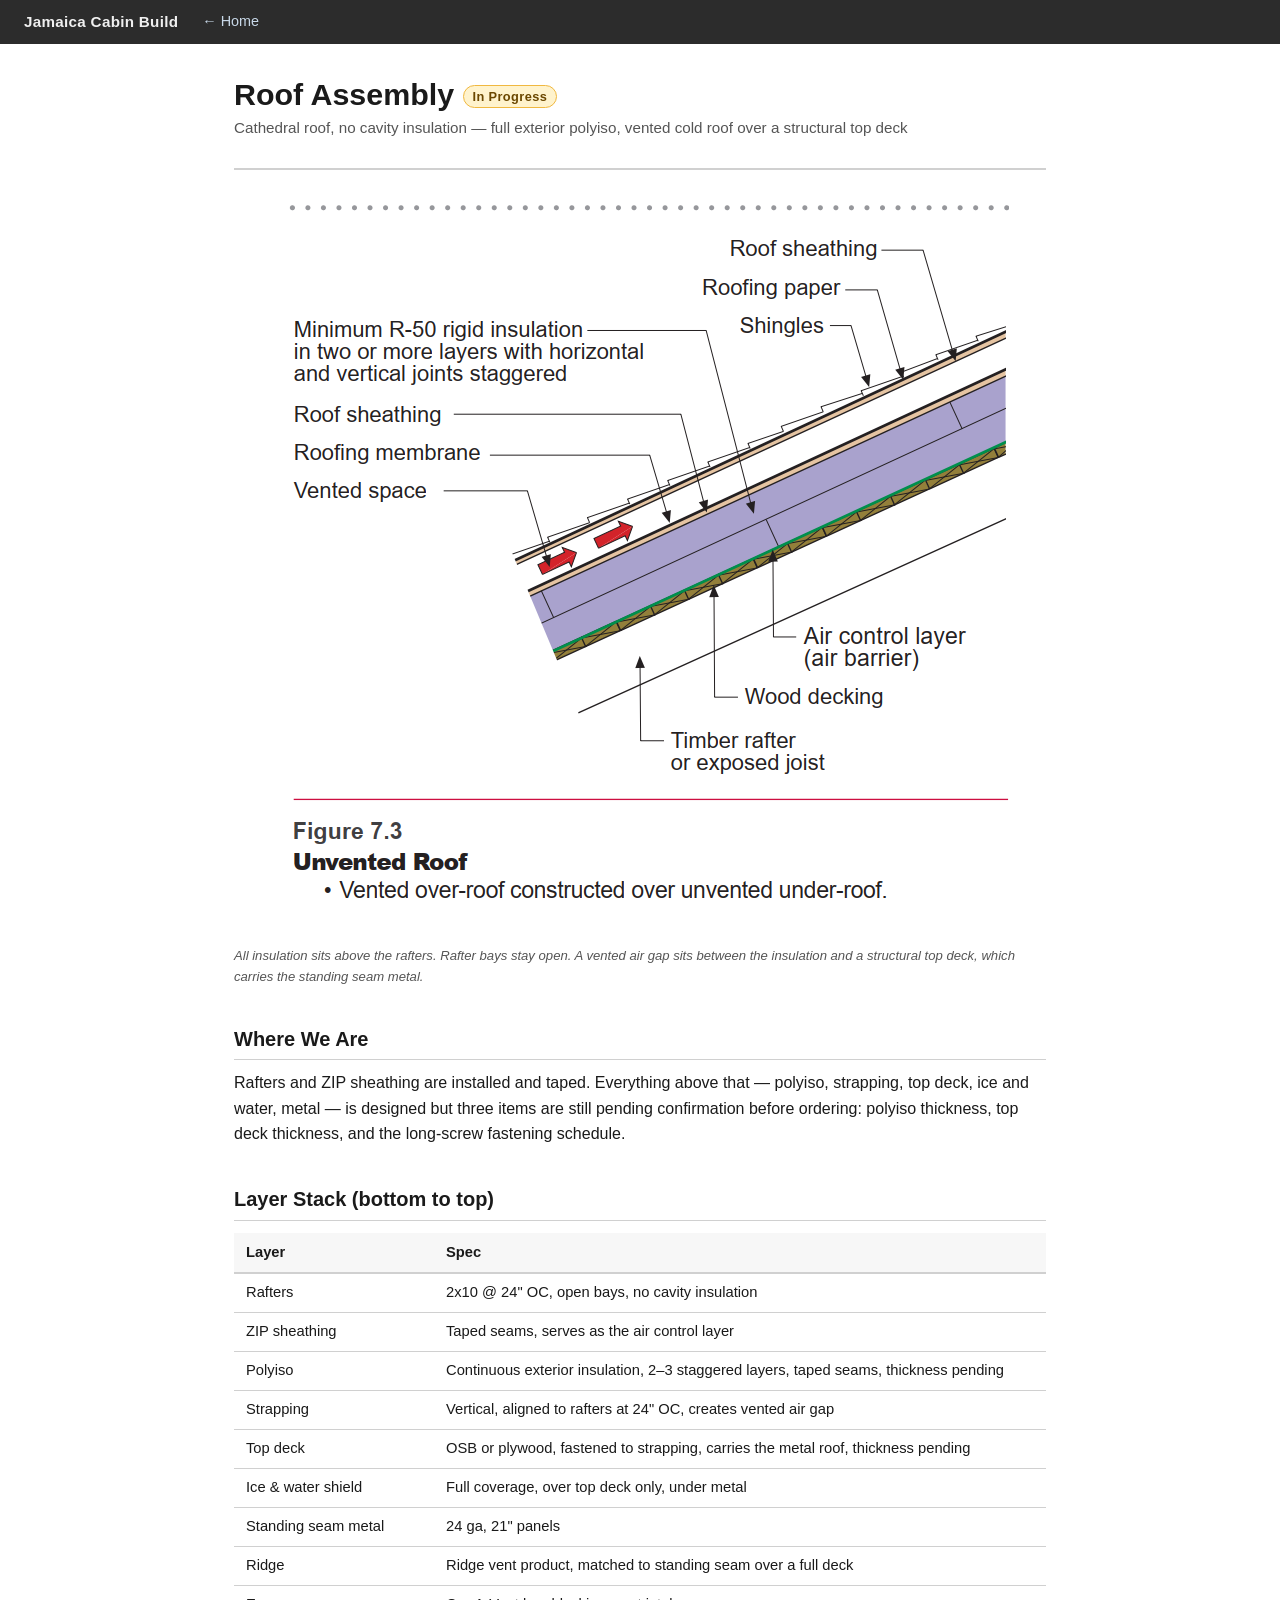
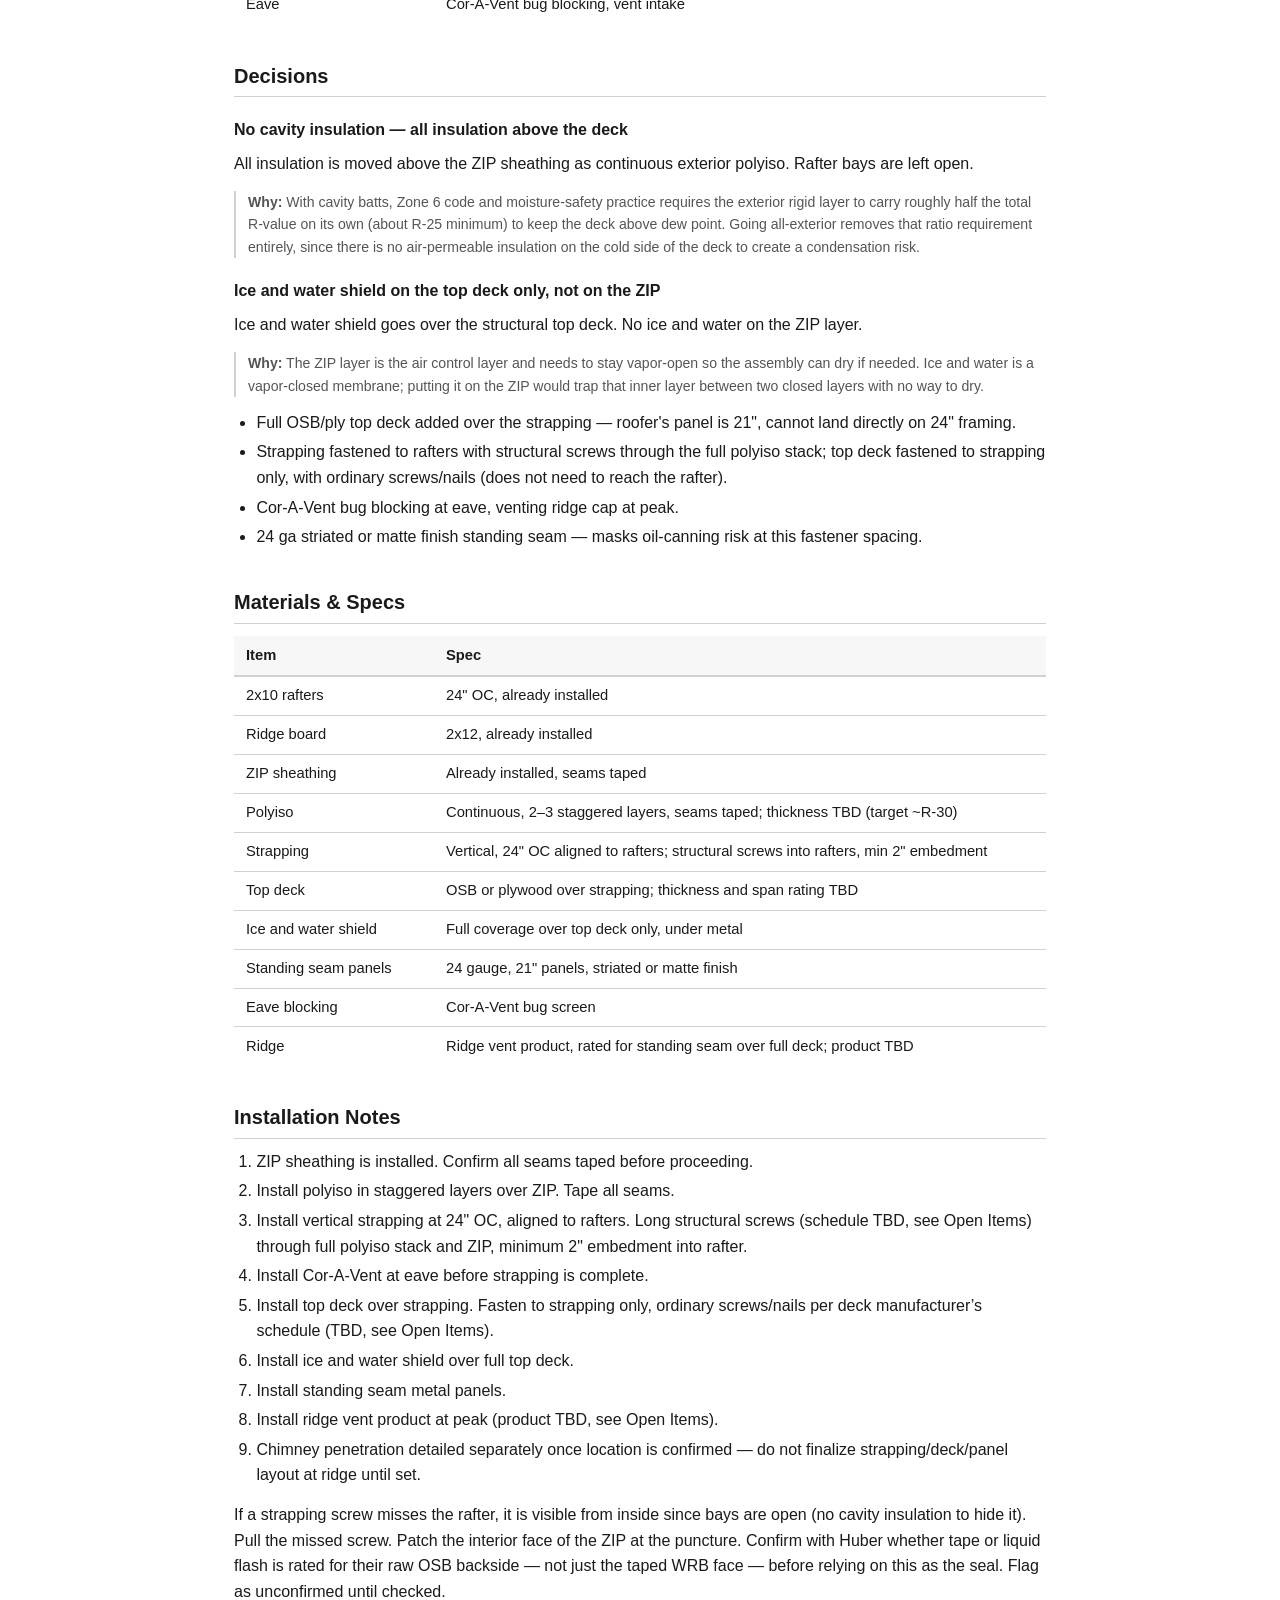
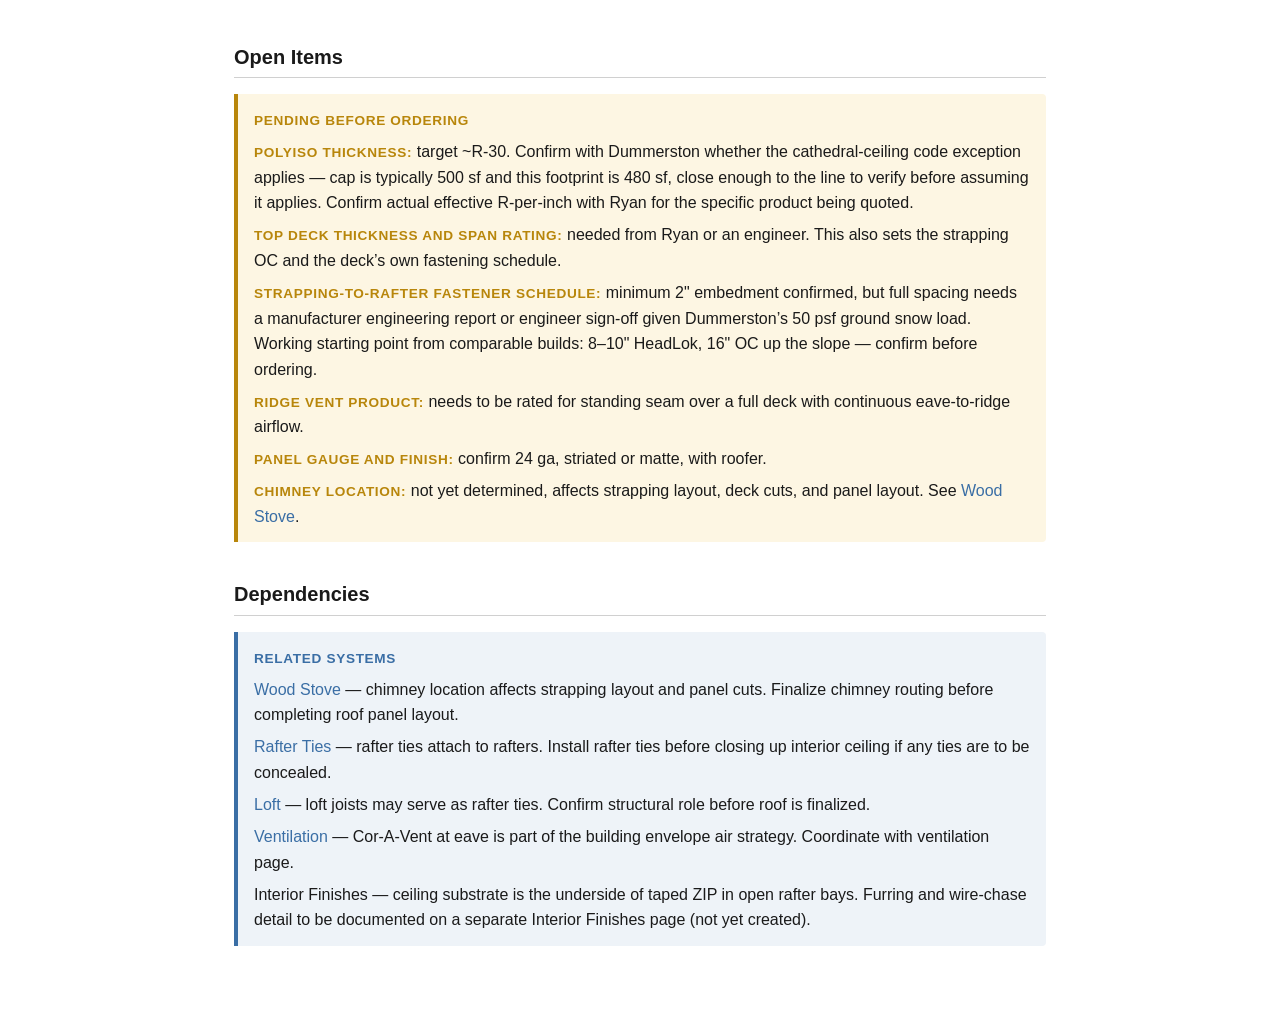
<file: roof-assembly.html>
<!DOCTYPE html>
<html lang="en">
<head>
  <meta charset="UTF-8">
  <meta name="viewport" content="width=device-width, initial-scale=1.0">
  <title>Roof Assembly — Jamaica Cabin Build</title>
  <link rel="stylesheet" href="styles.css">
</head>
<body>

<nav class="site-nav">
  <span class="nav-title">Jamaica Cabin Build</span>
  <a href="index.html">&#8592; Home</a>
</nav>

<main class="page-content">

  <!-- ── Page header + status ── -->
  <header class="page-header">
    <h1>Roof Assembly <span class="status-badge in-progress">In Progress</span></h1>
    <p class="subtitle">Cathedral roof, no cavity insulation &mdash; full exterior polyiso, vented cold roof over a structural top deck</p>
  </header>

  <!-- ── Image ── -->
  <figure>
    <img src="Images/Cold_Roof.png" alt="Cold roof assembly showing insulation above rafters with vented air gap and structural top deck">
    <figcaption>All insulation sits above the rafters. Rafter bays stay open. A vented air gap sits between the insulation and a structural top deck, which carries the standing seam metal.</figcaption>
  </figure>

  <!-- ── Where we are ── -->
  <section class="section">
    <h2>Where We Are</h2>
    <p>Rafters and ZIP sheathing are installed and taped. Everything above that &mdash; polyiso, strapping, top deck, ice and water, metal &mdash; is designed but three items are still pending confirmation before ordering: polyiso thickness, top deck thickness, and the long-screw fastening schedule.</p>
  </section>

  <!-- ── Layer stack ── -->
  <section class="section">
    <h2>Layer Stack (bottom to top)</h2>
    <table class="specs-table">
      <thead>
        <tr>
          <th>Layer</th>
          <th>Spec</th>
        </tr>
      </thead>
      <tbody>
        <tr>
          <td>Rafters</td>
          <td>2x10 @ 24&#x22; OC, open bays, no cavity insulation</td>
        </tr>
        <tr>
          <td>ZIP sheathing</td>
          <td>Taped seams, serves as the air control layer</td>
        </tr>
        <tr>
          <td>Polyiso</td>
          <td>Continuous exterior insulation, 2&ndash;3 staggered layers, taped seams, thickness pending</td>
        </tr>
        <tr>
          <td>Strapping</td>
          <td>Vertical, aligned to rafters at 24&#x22; OC, creates vented air gap</td>
        </tr>
        <tr>
          <td>Top deck</td>
          <td>OSB or plywood, fastened to strapping, carries the metal roof, thickness pending</td>
        </tr>
        <tr>
          <td>Ice &amp; water shield</td>
          <td>Full coverage, over top deck only, under metal</td>
        </tr>
        <tr>
          <td>Standing seam metal</td>
          <td>24 ga, 21&#x22; panels</td>
        </tr>
        <tr>
          <td>Ridge</td>
          <td>Ridge vent product, matched to standing seam over a full deck</td>
        </tr>
        <tr>
          <td>Eave</td>
          <td>Cor-A-Vent bug blocking, vent intake</td>
        </tr>
      </tbody>
    </table>
  </section>

  <!-- ── Decisions ── -->
  <section class="section">
    <h2>Decisions</h2>

    <h3>No cavity insulation &mdash; all insulation above the deck</h3>
    <p>All insulation is moved above the ZIP sheathing as continuous exterior polyiso. Rafter bays are left open.</p>
    <p class="decision-reason"><strong>Why:</strong> With cavity batts, Zone 6 code and moisture-safety practice requires the exterior rigid layer to carry roughly half the total R-value on its own (about R-25 minimum) to keep the deck above dew point. Going all-exterior removes that ratio requirement entirely, since there is no air-permeable insulation on the cold side of the deck to create a condensation risk.</p>

    <h3>Ice and water shield on the top deck only, not on the ZIP</h3>
    <p>Ice and water shield goes over the structural top deck. No ice and water on the ZIP layer.</p>
    <p class="decision-reason"><strong>Why:</strong> The ZIP layer is the air control layer and needs to stay vapor-open so the assembly can dry if needed. Ice and water is a vapor-closed membrane; putting it on the ZIP would trap that inner layer between two closed layers with no way to dry.</p>

    <ul>
      <li>Full OSB/ply top deck added over the strapping &mdash; roofer&#x27;s panel is 21&#x22;, cannot land directly on 24&#x22; framing.</li>
      <li>Strapping fastened to rafters with structural screws through the full polyiso stack; top deck fastened to strapping only, with ordinary screws/nails (does not need to reach the rafter).</li>
      <li>Cor-A-Vent bug blocking at eave, venting ridge cap at peak.</li>
      <li>24 ga striated or matte finish standing seam &mdash; masks oil-canning risk at this fastener spacing.</li>
    </ul>
  </section>

  <!-- ── Materials & Specs ── -->
  <section class="section">
    <h2>Materials &amp; Specs</h2>
    <table class="specs-table">
      <thead>
        <tr>
          <th>Item</th>
          <th>Spec</th>
        </tr>
      </thead>
      <tbody>
        <tr>
          <td>2x10 rafters</td>
          <td>24&#x22; OC, already installed</td>
        </tr>
        <tr>
          <td>Ridge board</td>
          <td>2x12, already installed</td>
        </tr>
        <tr>
          <td>ZIP sheathing</td>
          <td>Already installed, seams taped</td>
        </tr>
        <tr>
          <td>Polyiso</td>
          <td>Continuous, 2&ndash;3 staggered layers, seams taped; thickness TBD (target ~R-30)</td>
        </tr>
        <tr>
          <td>Strapping</td>
          <td>Vertical, 24&#x22; OC aligned to rafters; structural screws into rafters, min 2&#x22; embedment</td>
        </tr>
        <tr>
          <td>Top deck</td>
          <td>OSB or plywood over strapping; thickness and span rating TBD</td>
        </tr>
        <tr>
          <td>Ice and water shield</td>
          <td>Full coverage over top deck only, under metal</td>
        </tr>
        <tr>
          <td>Standing seam panels</td>
          <td>24 gauge, 21&#x22; panels, striated or matte finish</td>
        </tr>
        <tr>
          <td>Eave blocking</td>
          <td>Cor-A-Vent bug screen</td>
        </tr>
        <tr>
          <td>Ridge</td>
          <td>Ridge vent product, rated for standing seam over full deck; product TBD</td>
        </tr>
      </tbody>
    </table>
  </section>

  <!-- ── Installation Notes ── -->
  <section class="section">
    <h2>Installation Notes</h2>
    <ol>
      <li>ZIP sheathing is installed. Confirm all seams taped before proceeding.</li>
      <li>Install polyiso in staggered layers over ZIP. Tape all seams.</li>
      <li>Install vertical strapping at 24&#x22; OC, aligned to rafters. Long structural screws (schedule TBD, see Open Items) through full polyiso stack and ZIP, minimum 2&#x22; embedment into rafter.</li>
      <li>Install Cor-A-Vent at eave before strapping is complete.</li>
      <li>Install top deck over strapping. Fasten to strapping only, ordinary screws/nails per deck manufacturer&rsquo;s schedule (TBD, see Open Items).</li>
      <li>Install ice and water shield over full top deck.</li>
      <li>Install standing seam metal panels.</li>
      <li>Install ridge vent product at peak (product TBD, see Open Items).</li>
      <li>Chimney penetration detailed separately once location is confirmed &mdash; do not finalize strapping/deck/panel layout at ridge until set.</li>
    </ol>
    <p>If a strapping screw misses the rafter, it is visible from inside since bays are open (no cavity insulation to hide it). Pull the missed screw. Patch the interior face of the ZIP at the puncture. Confirm with Huber whether tape or liquid flash is rated for their raw OSB backside &mdash; not just the taped WRB face &mdash; before relying on this as the seal. Flag as unconfirmed until checked.</p>
  </section>

  <!-- ── Open Items ── -->
  <section class="section">
    <h2>Open Items</h2>
    <div class="callout-open">
      <p><strong>Pending before ordering</strong></p>
      <p><strong>Polyiso thickness:</strong> target ~R-30. Confirm with Dummerston whether the cathedral-ceiling code exception applies &mdash; cap is typically 500 sf and this footprint is 480 sf, close enough to the line to verify before assuming it applies. Confirm actual effective R-per-inch with Ryan for the specific product being quoted.</p>
      <p><strong>Top deck thickness and span rating:</strong> needed from Ryan or an engineer. This also sets the strapping OC and the deck&rsquo;s own fastening schedule.</p>
      <p><strong>Strapping-to-rafter fastener schedule:</strong> minimum 2&#x22; embedment confirmed, but full spacing needs a manufacturer engineering report or engineer sign-off given Dummerston&rsquo;s 50 psf ground snow load. Working starting point from comparable builds: 8&ndash;10&#x22; HeadLok, 16&#x22; OC up the slope &mdash; confirm before ordering.</p>
      <p><strong>Ridge vent product:</strong> needs to be rated for standing seam over a full deck with continuous eave-to-ridge airflow.</p>
      <p><strong>Panel gauge and finish:</strong> confirm 24 ga, striated or matte, with roofer.</p>
      <p><strong>Chimney location:</strong> not yet determined, affects strapping layout, deck cuts, and panel layout. See <a href="wood-stove.html">Wood Stove</a>.</p>
    </div>
  </section>

  <!-- ── Dependencies ── -->
  <section class="section">
    <h2>Dependencies</h2>
    <div class="callout">
      <p><strong>Related Systems</strong></p>
      <p><a href="wood-stove.html">Wood Stove</a> &mdash; chimney location affects strapping layout and panel cuts. Finalize chimney routing before completing roof panel layout.</p>
      <p><a href="rafter-ties.html">Rafter Ties</a> &mdash; rafter ties attach to rafters. Install rafter ties before closing up interior ceiling if any ties are to be concealed.</p>
      <p><a href="loft.html">Loft</a> &mdash; loft joists may serve as rafter ties. Confirm structural role before roof is finalized.</p>
      <p><a href="ventilation.html">Ventilation</a> &mdash; Cor-A-Vent at eave is part of the building envelope air strategy. Coordinate with ventilation page.</p>
      <p>Interior Finishes &mdash; ceiling substrate is the underside of taped ZIP in open rafter bays. Furring and wire-chase detail to be documented on a separate Interior Finishes page (not yet created).</p>
    </div>
  </section>

</main>

</body>
</html>
</file>
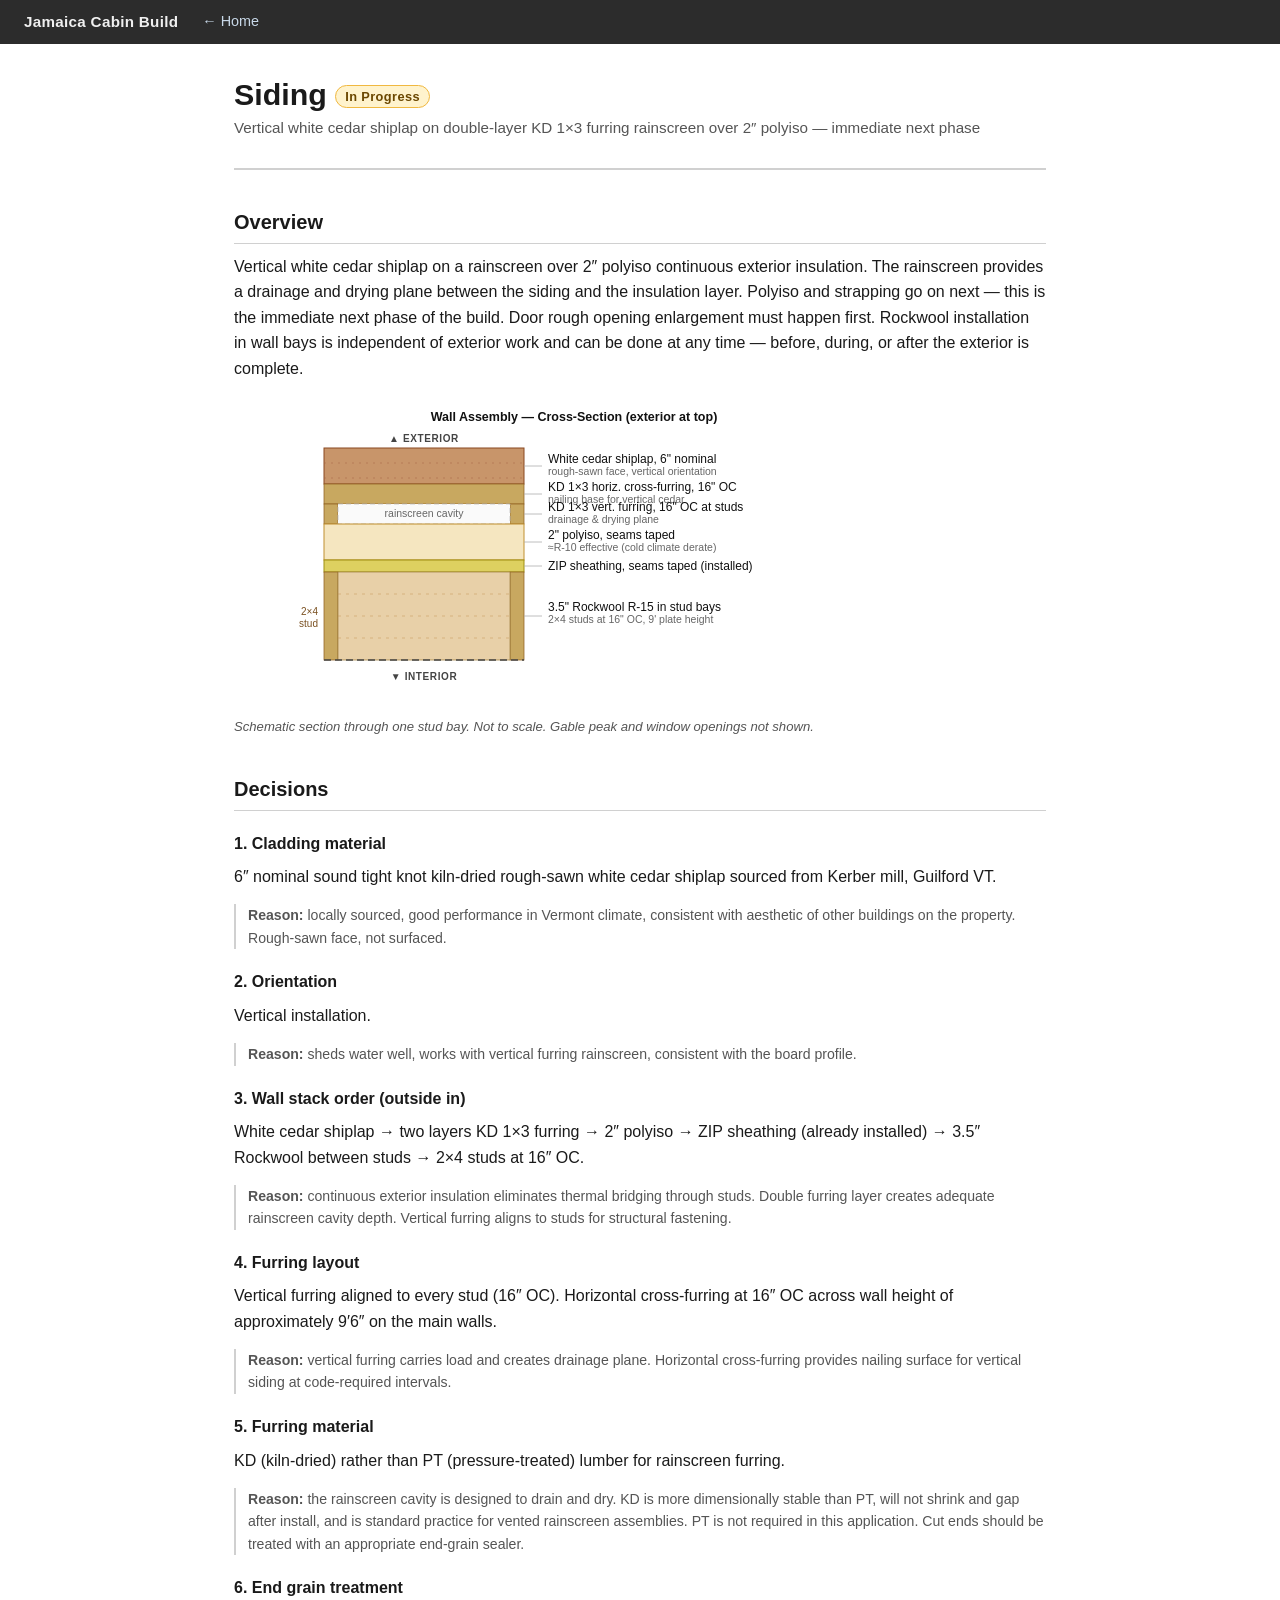
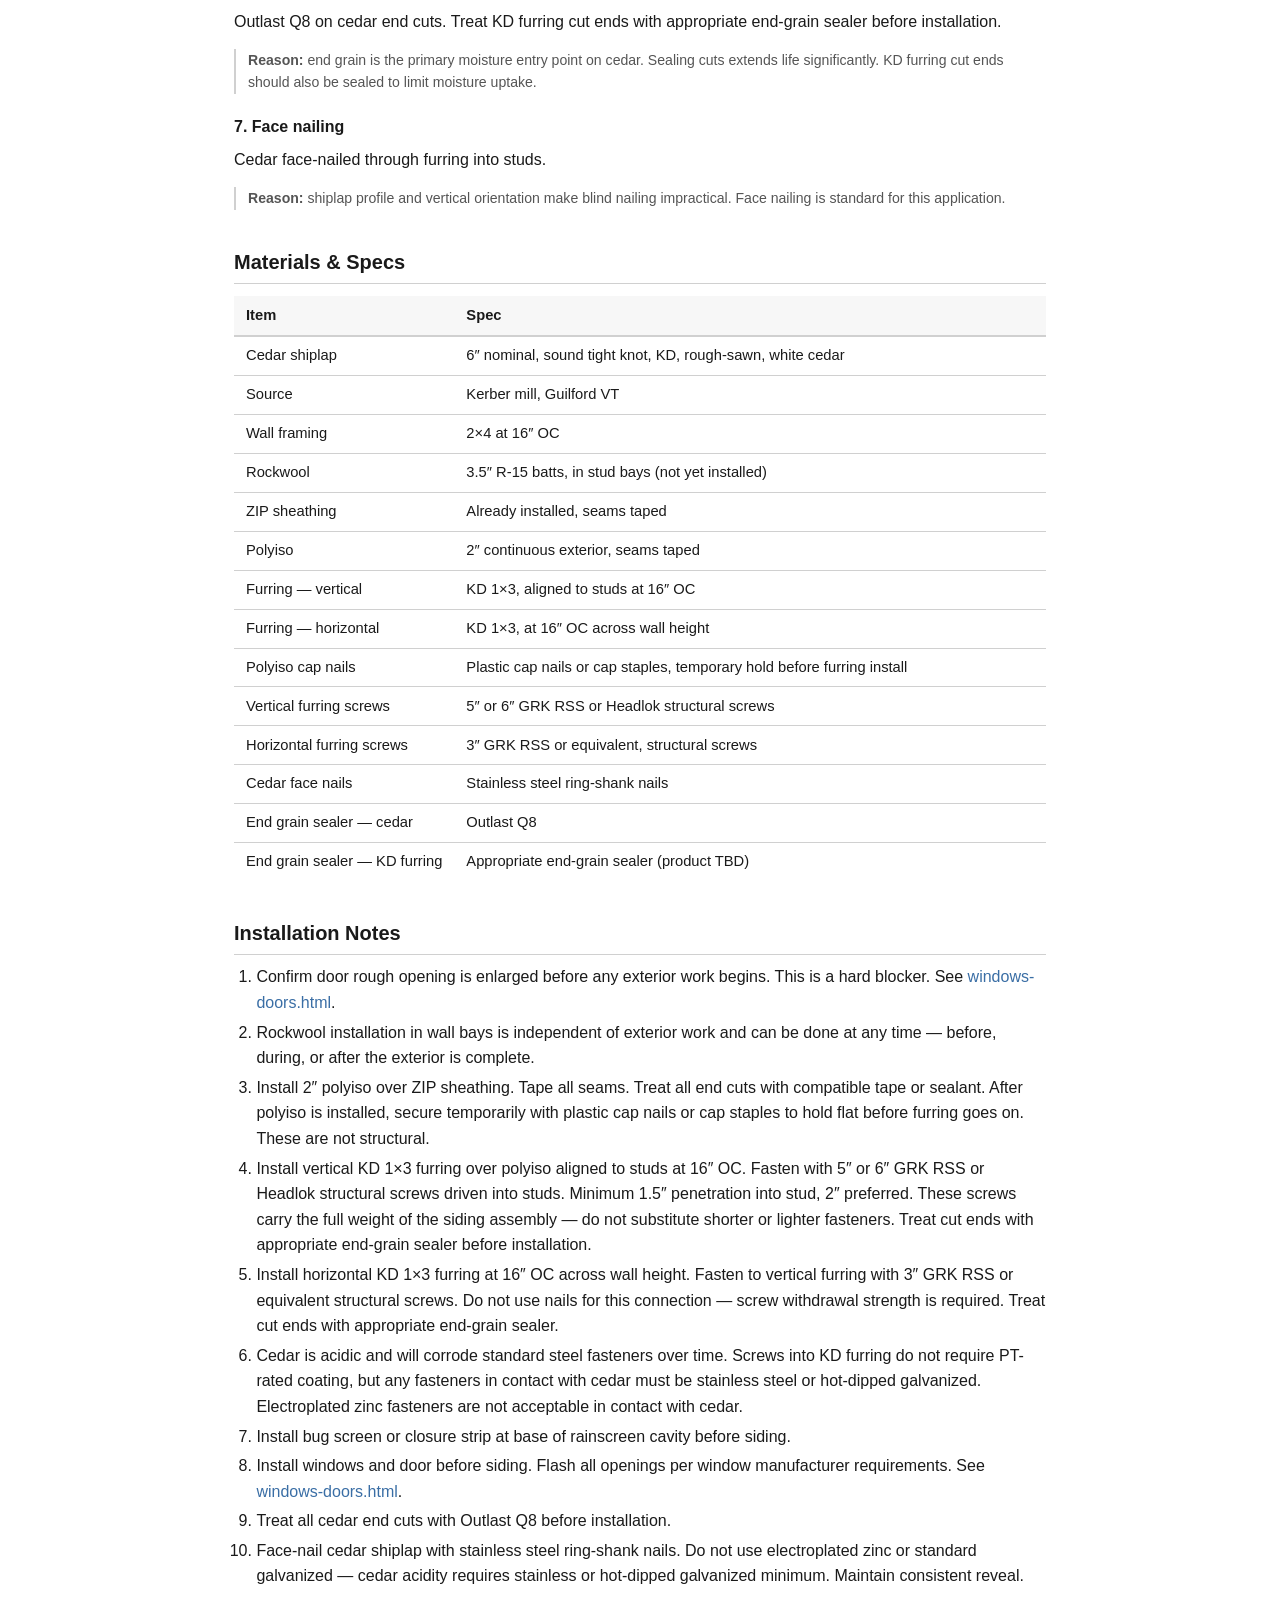
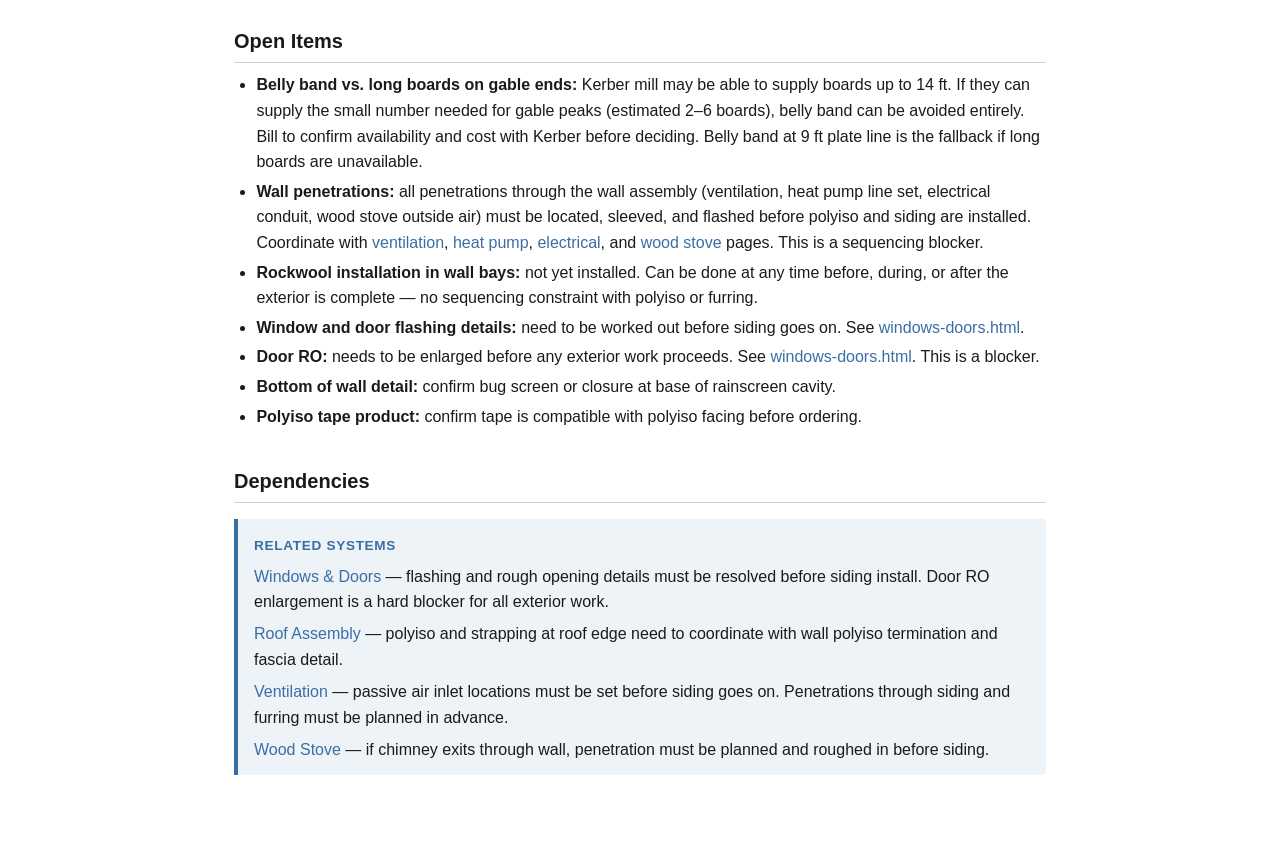
<file: siding.html>
<!DOCTYPE html>
<html lang="en">
<head>
  <meta charset="UTF-8">
  <meta name="viewport" content="width=device-width, initial-scale=1.0">
  <title>Siding — Jamaica Cabin Build</title>
  <link rel="stylesheet" href="styles.css">
</head>
<body>

<nav class="site-nav">
  <span class="nav-title">Jamaica Cabin Build</span>
  <a href="index.html">&#8592; Home</a>
</nav>

<main class="page-content">

  <!-- ── Page header + status ── -->
  <header class="page-header">
    <h1>Siding <span class="status-badge in-progress">In Progress</span></h1>
    <p class="subtitle">Vertical white cedar shiplap on double-layer KD 1&times;3 furring rainscreen over 2&Prime; polyiso &mdash; immediate next phase</p>
  </header>

  <!-- ── 1. Overview ── -->
  <section class="section">
    <h2>Overview</h2>
    <p>Vertical white cedar shiplap on a rainscreen over 2&Prime; polyiso continuous exterior insulation. The rainscreen provides a drainage and drying plane between the siding and the insulation layer. Polyiso and strapping go on next &mdash; this is the immediate next phase of the build. Door rough opening enlargement must happen first. Rockwool installation in wall bays is independent of exterior work and can be done at any time &mdash; before, during, or after the exterior is complete.</p>

    <figure>
      <svg viewBox="0 0 680 308" xmlns="http://www.w3.org/2000/svg"
           style="background:#fff;width:100%;max-width:680px;display:block;min-width:320px;">
        <defs>
          <style type="text/css">
            .lbl { font: 12px -apple-system,BlinkMacSystemFont,'Segoe UI',Arial,sans-serif; fill:#111; }
            .sub { font: 10.5px -apple-system,BlinkMacSystemFont,'Segoe UI',Arial,sans-serif; fill:#666; }
            .dir { font: 700 10px -apple-system,BlinkMacSystemFont,'Segoe UI',Arial,sans-serif; fill:#444; letter-spacing:.06em; }
            .ttl { font: 600 12.5px -apple-system,BlinkMacSystemFont,'Segoe UI',Arial,sans-serif; fill:#111; }
            .raf { font: 10px -apple-system,BlinkMacSystemFont,'Segoe UI',Arial,sans-serif; fill:#7a5020; }
          </style>
        </defs>

        <!-- Title -->
        <text x="340" y="19" text-anchor="middle" class="ttl">Wall Assembly &#8212; Cross-Section (exterior at top)</text>

        <!-- EXTERIOR label -->
        <text x="190" y="40" text-anchor="middle" class="dir">&#9650; EXTERIOR</text>

        <!-- 1. Cedar shiplap: y=46-82 -->
        <rect x="90" y="46" width="200" height="36" fill="#c8956a" stroke="#8a4820" stroke-width="1"/>
        <line x1="90"  y1="61" x2="290" y2="61" stroke="#a06040" stroke-width="0.5" stroke-dasharray="2 5"/>
        <line x1="90"  y1="76" x2="290" y2="76" stroke="#a06040" stroke-width="0.5" stroke-dasharray="2 5"/>
        <line x1="290" y1="64" x2="308" y2="64" stroke="#aaa" stroke-width="0.75"/>
        <text x="314" y="61" class="lbl">White cedar shiplap, 6&#x22; nominal</text>
        <text x="314" y="73" class="sub">rough-sawn face, vertical orientation</text>

        <!-- 2. Horiz. KD 1x3 cross-furring (outer layer, nailing base): y=82-102 -->
        <rect x="90" y="82" width="200" height="20" fill="#c8a860" stroke="#906020" stroke-width="0.75"/>
        <line x1="290" y1="92"  x2="308" y2="92"  stroke="#aaa" stroke-width="0.75"/>
        <text x="314" y="89"  class="lbl">KD 1&#xD7;3 horiz. cross-furring, 16&#x22; OC</text>
        <text x="314" y="101" class="sub">nailing base for vertical cedar</text>

        <!-- 3. Vert. KD 1x3 furring + rainscreen cavity: y=102-122 -->
        <!-- furring at stud positions (shown at edges of bay section) -->
        <rect x="90"  y="102" width="14" height="20" fill="#c8a860" stroke="#906020" stroke-width="0.75"/>
        <rect x="276" y="102" width="14" height="20" fill="#c8a860" stroke="#906020" stroke-width="0.75"/>
        <!-- open cavity between -->
        <rect x="104" y="102" width="172" height="20" fill="#fafafa" stroke="#bbb" stroke-width="0.75" stroke-dasharray="5 3"/>
        <text x="190" y="115" text-anchor="middle" class="sub">rainscreen cavity</text>
        <line x1="290" y1="112" x2="308" y2="112" stroke="#aaa" stroke-width="0.75"/>
        <text x="314" y="109" class="lbl">KD 1&#xD7;3 vert. furring, 16&#x22; OC at studs</text>
        <text x="314" y="121" class="sub">drainage &amp; drying plane</text>

        <!-- 4. Polyiso: y=122-158 -->
        <rect x="90" y="122" width="200" height="36" fill="#f5e6c0" stroke="#c09030" stroke-width="1"/>
        <line x1="290" y1="140" x2="308" y2="140" stroke="#aaa" stroke-width="0.75"/>
        <text x="314" y="137" class="lbl">2&#x22; polyiso, seams taped</text>
        <text x="314" y="149" class="sub">&#x2248;R-10 effective (cold climate derate)</text>

        <!-- 5. ZIP sheathing: y=158-170 -->
        <rect x="90" y="158" width="200" height="12" fill="#ddd060" stroke="#a09010" stroke-width="1"/>
        <line x1="290" y1="164" x2="308" y2="164" stroke="#aaa" stroke-width="0.75"/>
        <text x="314" y="168" class="lbl">ZIP sheathing, seams taped (installed)</text>

        <!-- 6. Stud side pieces spanning full cavity zone: y=170-258 -->
        <rect x="90"  y="170" width="14" height="88" fill="#c8a860" stroke="#906020" stroke-width="0.75"/>
        <rect x="276" y="170" width="14" height="88" fill="#c8a860" stroke="#906020" stroke-width="0.75"/>
        <!-- Rockwool fill -->
        <rect x="104" y="170" width="172" height="88" fill="#e8d0a8" stroke="#a08040" stroke-width="0.75"/>
        <!-- texture -->
        <line x1="104" y1="192" x2="276" y2="192" stroke="#c09050" stroke-width="0.5" stroke-dasharray="3 5"/>
        <line x1="104" y1="214" x2="276" y2="214" stroke="#c09050" stroke-width="0.5" stroke-dasharray="3 5"/>
        <line x1="104" y1="236" x2="276" y2="236" stroke="#c09050" stroke-width="0.5" stroke-dasharray="3 5"/>
        <line x1="290" y1="214" x2="308" y2="214" stroke="#aaa" stroke-width="0.75"/>
        <text x="314" y="209" class="lbl">3.5&#x22; Rockwool R-15 in stud bays</text>
        <text x="314" y="221" class="sub">2&#xD7;4 studs at 16&#x22; OC, 9&#39; plate height</text>

        <!-- Stud label left -->
        <text x="84" y="213" text-anchor="end" class="raf">2&#xD7;4</text>
        <text x="84" y="225" text-anchor="end" class="raf">stud</text>

        <!-- Interior line and label -->
        <line x1="90" y1="258" x2="290" y2="258" stroke="#444" stroke-width="1.5" stroke-dasharray="7 4"/>
        <text x="190" y="278" text-anchor="middle" class="dir">&#9660; INTERIOR</text>

      </svg>
      <figcaption>Schematic section through one stud bay. Not to scale. Gable peak and window openings not shown.</figcaption>
    </figure>
  </section>

  <!-- ── 2. Decisions ── -->
  <section class="section">
    <h2>Decisions</h2>

    <h3>1. Cladding material</h3>
    <p>6&Prime; nominal sound tight knot kiln-dried rough-sawn white cedar shiplap sourced from Kerber mill, Guilford VT.</p>
    <p class="decision-reason"><strong>Reason:</strong> locally sourced, good performance in Vermont climate, consistent with aesthetic of other buildings on the property. Rough-sawn face, not surfaced.</p>

    <h3>2. Orientation</h3>
    <p>Vertical installation.</p>
    <p class="decision-reason"><strong>Reason:</strong> sheds water well, works with vertical furring rainscreen, consistent with the board profile.</p>

    <h3>3. Wall stack order (outside in)</h3>
    <p>White cedar shiplap &rarr; two layers KD 1&times;3 furring &rarr; 2&Prime; polyiso &rarr; ZIP sheathing (already installed) &rarr; 3.5&Prime; Rockwool between studs &rarr; 2&times;4 studs at 16&Prime; OC.</p>
    <p class="decision-reason"><strong>Reason:</strong> continuous exterior insulation eliminates thermal bridging through studs. Double furring layer creates adequate rainscreen cavity depth. Vertical furring aligns to studs for structural fastening.</p>

    <h3>4. Furring layout</h3>
    <p>Vertical furring aligned to every stud (16&Prime; OC). Horizontal cross-furring at 16&Prime; OC across wall height of approximately 9&prime;6&Prime; on the main walls.</p>
    <p class="decision-reason"><strong>Reason:</strong> vertical furring carries load and creates drainage plane. Horizontal cross-furring provides nailing surface for vertical siding at code-required intervals.</p>

    <h3>5. Furring material</h3>
    <p>KD (kiln-dried) rather than PT (pressure-treated) lumber for rainscreen furring.</p>
    <p class="decision-reason"><strong>Reason:</strong> the rainscreen cavity is designed to drain and dry. KD is more dimensionally stable than PT, will not shrink and gap after install, and is standard practice for vented rainscreen assemblies. PT is not required in this application. Cut ends should be treated with an appropriate end-grain sealer.</p>

    <h3>6. End grain treatment</h3>
    <p>Outlast Q8 on cedar end cuts. Treat KD furring cut ends with appropriate end-grain sealer before installation.</p>
    <p class="decision-reason"><strong>Reason:</strong> end grain is the primary moisture entry point on cedar. Sealing cuts extends life significantly. KD furring cut ends should also be sealed to limit moisture uptake.</p>

    <h3>7. Face nailing</h3>
    <p>Cedar face-nailed through furring into studs.</p>
    <p class="decision-reason"><strong>Reason:</strong> shiplap profile and vertical orientation make blind nailing impractical. Face nailing is standard for this application.</p>
  </section>

  <!-- ── 3. Materials & Specs ── -->
  <section class="section">
    <h2>Materials &amp; Specs</h2>
    <table class="specs-table">
      <thead>
        <tr>
          <th>Item</th>
          <th>Spec</th>
        </tr>
      </thead>
      <tbody>
        <tr>
          <td>Cedar shiplap</td>
          <td>6&Prime; nominal, sound tight knot, KD, rough-sawn, white cedar</td>
        </tr>
        <tr>
          <td>Source</td>
          <td>Kerber mill, Guilford VT</td>
        </tr>
        <tr>
          <td>Wall framing</td>
          <td>2&times;4 at 16&Prime; OC</td>
        </tr>
        <tr>
          <td>Rockwool</td>
          <td>3.5&Prime; R-15 batts, in stud bays (not yet installed)</td>
        </tr>
        <tr>
          <td>ZIP sheathing</td>
          <td>Already installed, seams taped</td>
        </tr>
        <tr>
          <td>Polyiso</td>
          <td>2&Prime; continuous exterior, seams taped</td>
        </tr>
        <tr>
          <td>Furring &mdash; vertical</td>
          <td>KD 1&times;3, aligned to studs at 16&Prime; OC</td>
        </tr>
        <tr>
          <td>Furring &mdash; horizontal</td>
          <td>KD 1&times;3, at 16&Prime; OC across wall height</td>
        </tr>
        <tr>
          <td>Polyiso cap nails</td>
          <td>Plastic cap nails or cap staples, temporary hold before furring install</td>
        </tr>
        <tr>
          <td>Vertical furring screws</td>
          <td>5&Prime; or 6&Prime; GRK RSS or Headlok structural screws</td>
        </tr>
        <tr>
          <td>Horizontal furring screws</td>
          <td>3&Prime; GRK RSS or equivalent, structural screws</td>
        </tr>
        <tr>
          <td>Cedar face nails</td>
          <td>Stainless steel ring-shank nails</td>
        </tr>
        <tr>
          <td>End grain sealer &mdash; cedar</td>
          <td>Outlast Q8</td>
        </tr>
        <tr>
          <td>End grain sealer &mdash; KD furring</td>
          <td>Appropriate end-grain sealer (product TBD)</td>
        </tr>
      </tbody>
    </table>
  </section>

  <!-- ── 4. Installation Notes ── -->
  <section class="section">
    <h2>Installation Notes</h2>
    <ol>
      <li>Confirm door rough opening is enlarged before any exterior work begins. This is a hard blocker. See <a href="windows-doors.html">windows-doors.html</a>.</li>
      <li>Rockwool installation in wall bays is independent of exterior work and can be done at any time &mdash; before, during, or after the exterior is complete.</li>
      <li>Install 2&Prime; polyiso over ZIP sheathing. Tape all seams. Treat all end cuts with compatible tape or sealant. After polyiso is installed, secure temporarily with plastic cap nails or cap staples to hold flat before furring goes on. These are not structural.</li>
      <li>Install vertical KD 1&times;3 furring over polyiso aligned to studs at 16&Prime; OC. Fasten with 5&Prime; or 6&Prime; GRK RSS or Headlok structural screws driven into studs. Minimum 1.5&Prime; penetration into stud, 2&Prime; preferred. These screws carry the full weight of the siding assembly &mdash; do not substitute shorter or lighter fasteners. Treat cut ends with appropriate end-grain sealer before installation.</li>
      <li>Install horizontal KD 1&times;3 furring at 16&Prime; OC across wall height. Fasten to vertical furring with 3&Prime; GRK RSS or equivalent structural screws. Do not use nails for this connection &mdash; screw withdrawal strength is required. Treat cut ends with appropriate end-grain sealer.</li>
      <li>Cedar is acidic and will corrode standard steel fasteners over time. Screws into KD furring do not require PT-rated coating, but any fasteners in contact with cedar must be stainless steel or hot-dipped galvanized. Electroplated zinc fasteners are not acceptable in contact with cedar.</li>
      <li>Install bug screen or closure strip at base of rainscreen cavity before siding.</li>
      <li>Install windows and door before siding. Flash all openings per window manufacturer requirements. See <a href="windows-doors.html">windows-doors.html</a>.</li>
      <li>Treat all cedar end cuts with Outlast Q8 before installation.</li>
      <li>Face-nail cedar shiplap with stainless steel ring-shank nails. Do not use electroplated zinc or standard galvanized &mdash; cedar acidity requires stainless or hot-dipped galvanized minimum. Maintain consistent reveal.</li>
    </ol>
  </section>

  <!-- ── 5. Open Items ── -->
  <section class="section">
    <h2>Open Items</h2>
    <ul>
      <li><strong>Belly band vs. long boards on gable ends:</strong> Kerber mill may be able to supply boards up to 14&nbsp;ft. If they can supply the small number needed for gable peaks (estimated 2&ndash;6 boards), belly band can be avoided entirely. Bill to confirm availability and cost with Kerber before deciding. Belly band at 9&nbsp;ft plate line is the fallback if long boards are unavailable.</li>
      <li><strong>Wall penetrations:</strong> all penetrations through the wall assembly (ventilation, heat pump line set, electrical conduit, wood stove outside air) must be located, sleeved, and flashed before polyiso and siding are installed. Coordinate with <a href="ventilation.html">ventilation</a>, <a href="heat-pump.html">heat pump</a>, <a href="electrical.html">electrical</a>, and <a href="wood-stove.html">wood stove</a> pages. This is a sequencing blocker.</li>
      <li><strong>Rockwool installation in wall bays:</strong> not yet installed. Can be done at any time before, during, or after the exterior is complete &mdash; no sequencing constraint with polyiso or furring.</li>
      <li><strong>Window and door flashing details:</strong> need to be worked out before siding goes on. See <a href="windows-doors.html">windows-doors.html</a>.</li>
      <li><strong>Door RO:</strong> needs to be enlarged before any exterior work proceeds. See <a href="windows-doors.html">windows-doors.html</a>. This is a blocker.</li>
      <li><strong>Bottom of wall detail:</strong> confirm bug screen or closure at base of rainscreen cavity.</li>
      <li><strong>Polyiso tape product:</strong> confirm tape is compatible with polyiso facing before ordering.</li>
    </ul>
  </section>

  <!-- ── 6. Dependencies ── -->
  <section class="section">
    <h2>Dependencies</h2>
    <div class="callout">
      <p><strong>Related Systems</strong></p>
      <p><a href="windows-doors.html">Windows &amp; Doors</a> &mdash; flashing and rough opening details must be resolved before siding install. Door RO enlargement is a hard blocker for all exterior work.</p>
      <p><a href="roof-assembly.html">Roof Assembly</a> &mdash; polyiso and strapping at roof edge need to coordinate with wall polyiso termination and fascia detail.</p>
      <p><a href="ventilation.html">Ventilation</a> &mdash; passive air inlet locations must be set before siding goes on. Penetrations through siding and furring must be planned in advance.</p>
      <p><a href="wood-stove.html">Wood Stove</a> &mdash; if chimney exits through wall, penetration must be planned and roughed in before siding.</p>
    </div>
  </section>

</main>

</body>
</html>
</file>
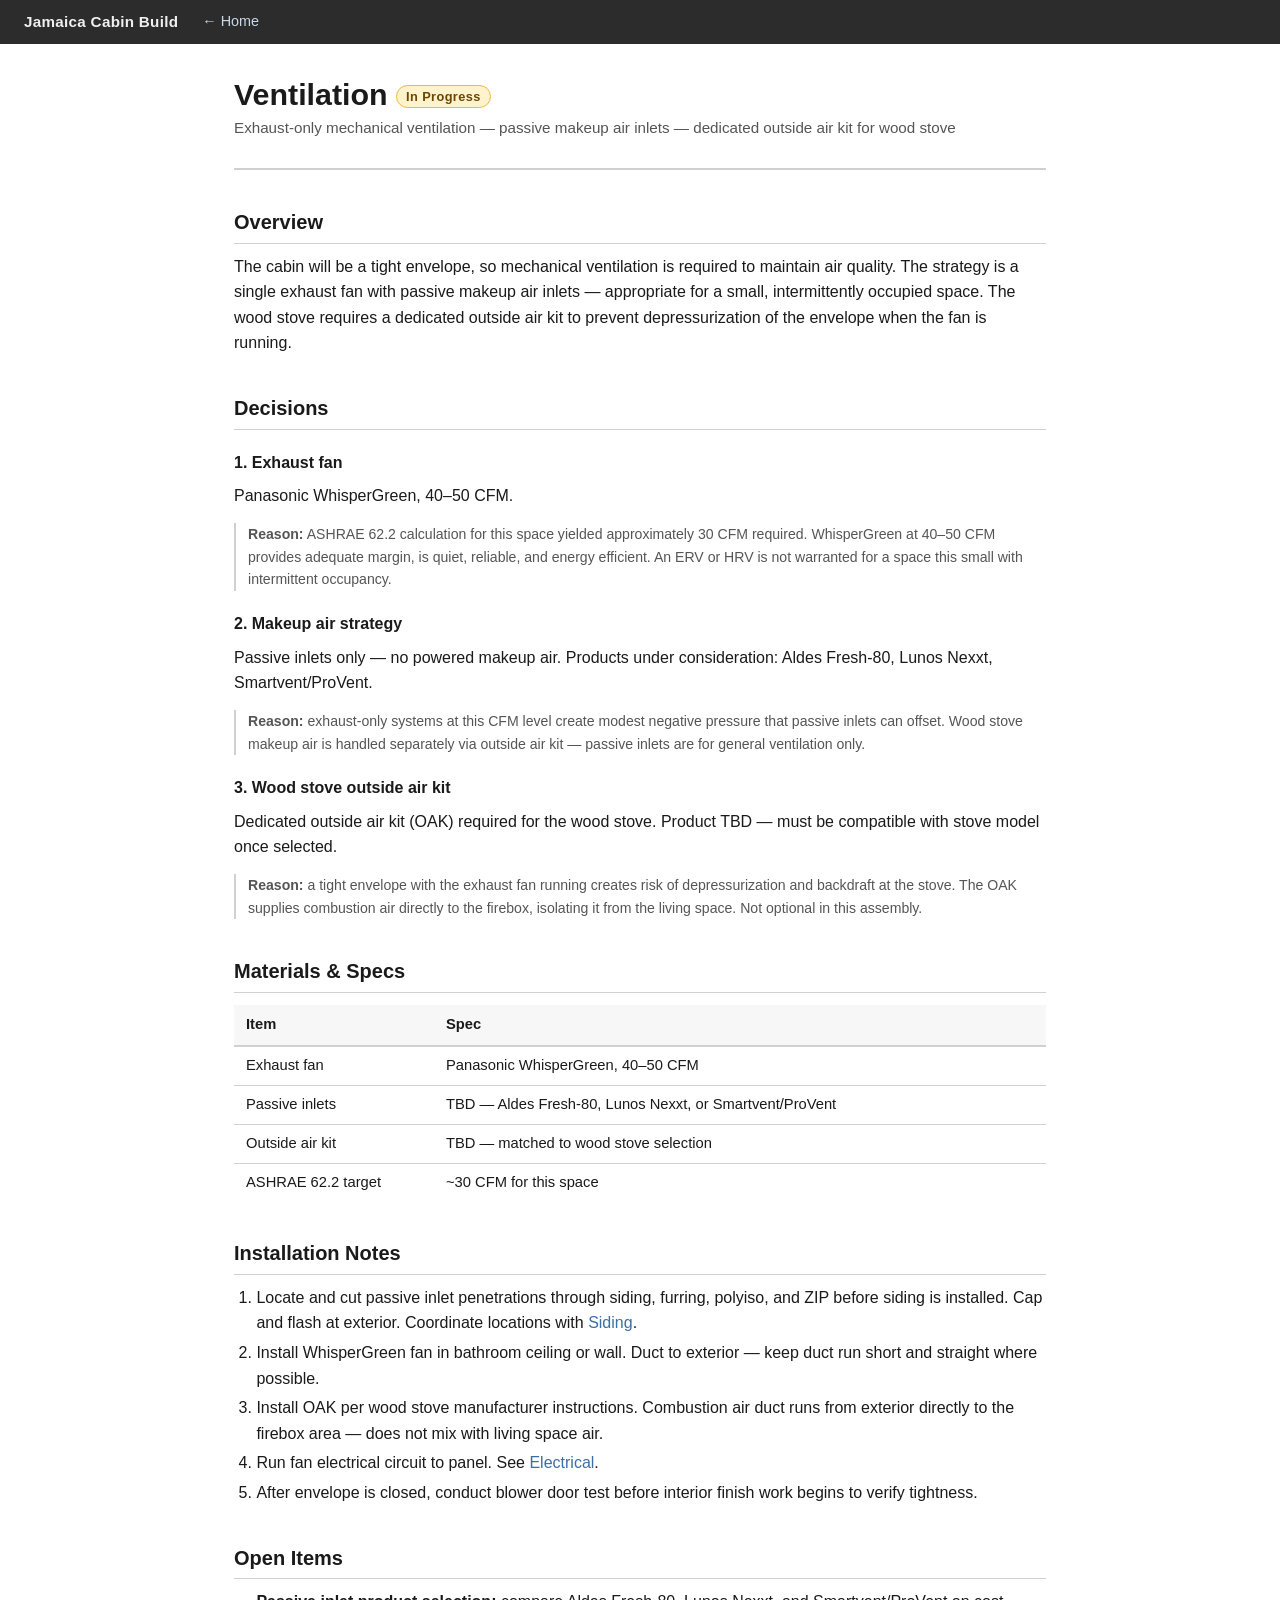
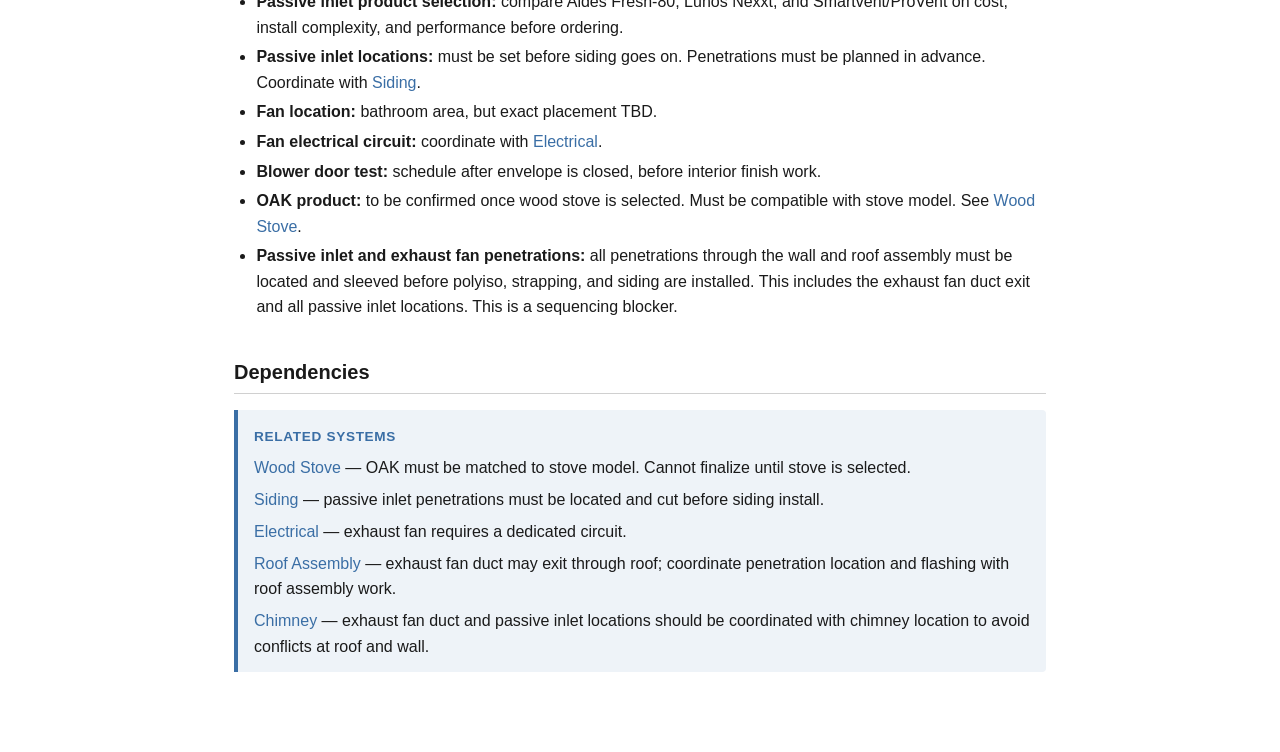
<file: ventilation.html>
<!DOCTYPE html>
<html lang="en">
<head>
  <meta charset="UTF-8">
  <meta name="viewport" content="width=device-width, initial-scale=1.0">
  <title>Ventilation — Jamaica Cabin Build</title>
  <link rel="stylesheet" href="styles.css">
</head>
<body>

<nav class="site-nav">
  <span class="nav-title">Jamaica Cabin Build</span>
  <a href="index.html">&#8592; Home</a>
</nav>

<main class="page-content">

  <!-- ── Page header + status ── -->
  <header class="page-header">
    <h1>Ventilation <span class="status-badge in-progress">In Progress</span></h1>
    <p class="subtitle">Exhaust-only mechanical ventilation &mdash; passive makeup air inlets &mdash; dedicated outside air kit for wood stove</p>
  </header>

  <!-- ── 1. Overview ── -->
  <section class="section">
    <h2>Overview</h2>
    <p>The cabin will be a tight envelope, so mechanical ventilation is required to maintain air quality. The strategy is a single exhaust fan with passive makeup air inlets &mdash; appropriate for a small, intermittently occupied space. The wood stove requires a dedicated outside air kit to prevent depressurization of the envelope when the fan is running.</p>
  </section>

  <!-- ── 2. Decisions ── -->
  <section class="section">
    <h2>Decisions</h2>

    <h3>1. Exhaust fan</h3>
    <p>Panasonic WhisperGreen, 40&ndash;50 CFM.</p>
    <p class="decision-reason"><strong>Reason:</strong> ASHRAE 62.2 calculation for this space yielded approximately 30 CFM required. WhisperGreen at 40&ndash;50 CFM provides adequate margin, is quiet, reliable, and energy efficient. An ERV or HRV is not warranted for a space this small with intermittent occupancy.</p>

    <h3>2. Makeup air strategy</h3>
    <p>Passive inlets only &mdash; no powered makeup air. Products under consideration: Aldes Fresh-80, Lunos Nexxt, Smartvent/ProVent.</p>
    <p class="decision-reason"><strong>Reason:</strong> exhaust-only systems at this CFM level create modest negative pressure that passive inlets can offset. Wood stove makeup air is handled separately via outside air kit &mdash; passive inlets are for general ventilation only.</p>

    <h3>3. Wood stove outside air kit</h3>
    <p>Dedicated outside air kit (OAK) required for the wood stove. Product TBD &mdash; must be compatible with stove model once selected.</p>
    <p class="decision-reason"><strong>Reason:</strong> a tight envelope with the exhaust fan running creates risk of depressurization and backdraft at the stove. The OAK supplies combustion air directly to the firebox, isolating it from the living space. Not optional in this assembly.</p>
  </section>

  <!-- ── 3. Materials & Specs ── -->
  <section class="section">
    <h2>Materials &amp; Specs</h2>
    <table class="specs-table">
      <thead>
        <tr>
          <th>Item</th>
          <th>Spec</th>
        </tr>
      </thead>
      <tbody>
        <tr>
          <td>Exhaust fan</td>
          <td>Panasonic WhisperGreen, 40&ndash;50 CFM</td>
        </tr>
        <tr>
          <td>Passive inlets</td>
          <td>TBD &mdash; Aldes Fresh-80, Lunos Nexxt, or Smartvent/ProVent</td>
        </tr>
        <tr>
          <td>Outside air kit</td>
          <td>TBD &mdash; matched to wood stove selection</td>
        </tr>
        <tr>
          <td>ASHRAE 62.2 target</td>
          <td>~30 CFM for this space</td>
        </tr>
      </tbody>
    </table>
  </section>

  <!-- ── 4. Installation Notes ── -->
  <section class="section">
    <h2>Installation Notes</h2>
    <ol>
      <li>Locate and cut passive inlet penetrations through siding, furring, polyiso, and ZIP before siding is installed. Cap and flash at exterior. Coordinate locations with <a href="siding.html">Siding</a>.</li>
      <li>Install WhisperGreen fan in bathroom ceiling or wall. Duct to exterior &mdash; keep duct run short and straight where possible.</li>
      <li>Install OAK per wood stove manufacturer instructions. Combustion air duct runs from exterior directly to the firebox area &mdash; does not mix with living space air.</li>
      <li>Run fan electrical circuit to panel. See <a href="electrical.html">Electrical</a>.</li>
      <li>After envelope is closed, conduct blower door test before interior finish work begins to verify tightness.</li>
    </ol>
  </section>

  <!-- ── 5. Open Items ── -->
  <section class="section">
    <h2>Open Items</h2>
    <ul>
      <li><strong>Passive inlet product selection:</strong> compare Aldes Fresh-80, Lunos Nexxt, and Smartvent/ProVent on cost, install complexity, and performance before ordering.</li>
      <li><strong>Passive inlet locations:</strong> must be set before siding goes on. Penetrations must be planned in advance. Coordinate with <a href="siding.html">Siding</a>.</li>
      <li><strong>Fan location:</strong> bathroom area, but exact placement TBD.</li>
      <li><strong>Fan electrical circuit:</strong> coordinate with <a href="electrical.html">Electrical</a>.</li>
      <li><strong>Blower door test:</strong> schedule after envelope is closed, before interior finish work.</li>
      <li><strong>OAK product:</strong> to be confirmed once wood stove is selected. Must be compatible with stove model. See <a href="wood-stove.html">Wood Stove</a>.</li>
      <li><strong>Passive inlet and exhaust fan penetrations:</strong> all penetrations through the wall and roof assembly must be located and sleeved before polyiso, strapping, and siding are installed. This includes the exhaust fan duct exit and all passive inlet locations. This is a sequencing blocker.</li>
    </ul>
  </section>

  <!-- ── 6. Dependencies ── -->
  <section class="section">
    <h2>Dependencies</h2>
    <div class="callout">
      <p><strong>Related Systems</strong></p>
      <p><a href="wood-stove.html">Wood Stove</a> &mdash; OAK must be matched to stove model. Cannot finalize until stove is selected.</p>
      <p><a href="siding.html">Siding</a> &mdash; passive inlet penetrations must be located and cut before siding install.</p>
      <p><a href="electrical.html">Electrical</a> &mdash; exhaust fan requires a dedicated circuit.</p>
      <p><a href="roof-assembly.html">Roof Assembly</a> &mdash; exhaust fan duct may exit through roof; coordinate penetration location and flashing with roof assembly work.</p>
      <p><a href="chimney.html">Chimney</a> &mdash; exhaust fan duct and passive inlet locations should be coordinated with chimney location to avoid conflicts at roof and wall.</p>
    </div>
  </section>

</main>

</body>
</html>
</file>
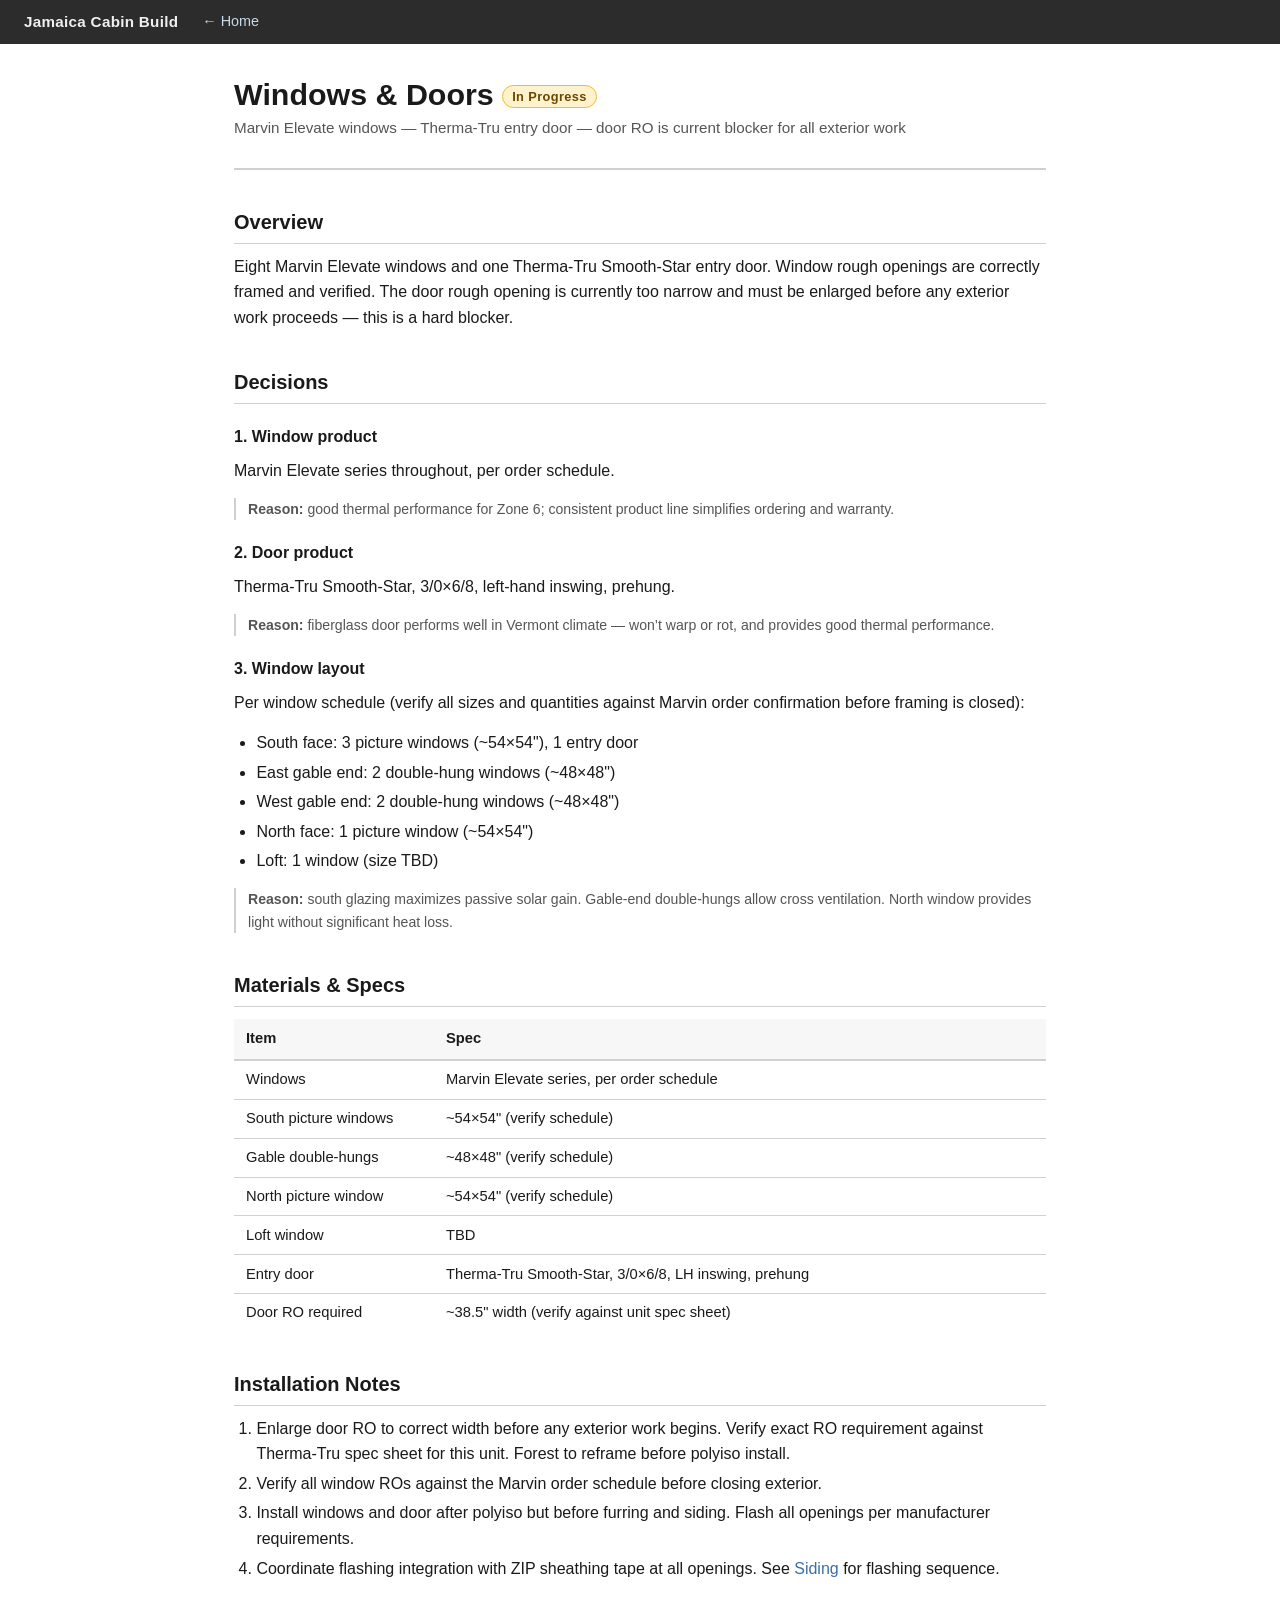
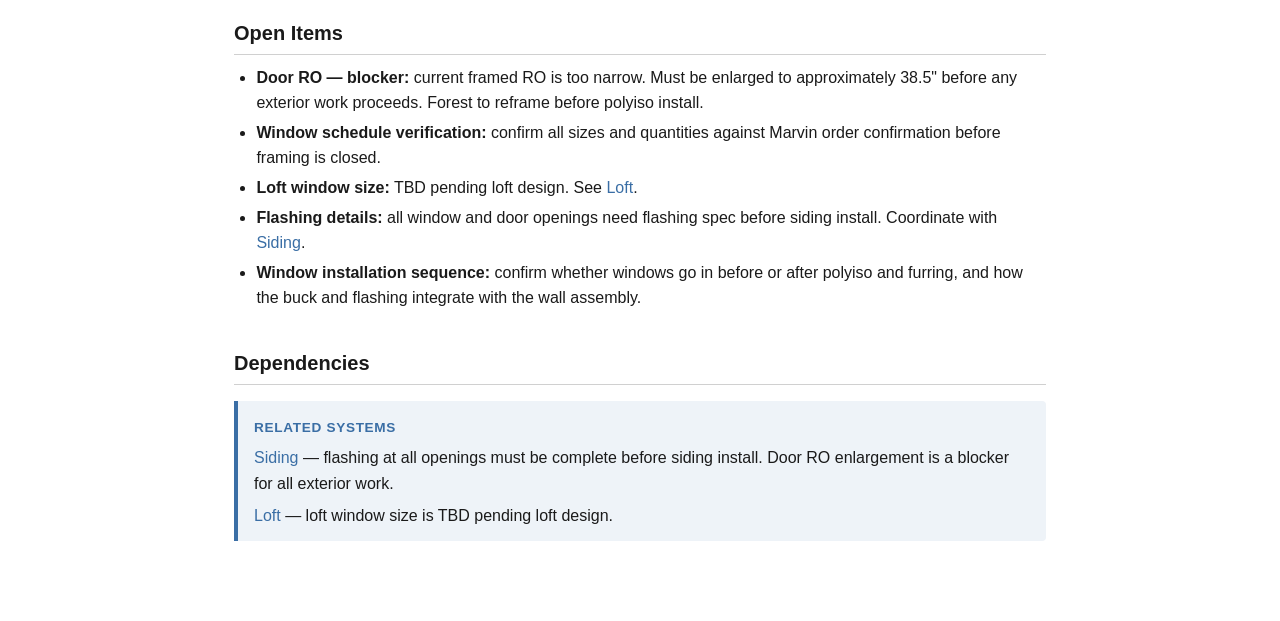
<file: windows-doors.html>
<!DOCTYPE html>
<html lang="en">
<head>
  <meta charset="UTF-8">
  <meta name="viewport" content="width=device-width, initial-scale=1.0">
  <title>Windows &amp; Doors — Jamaica Cabin Build</title>
  <link rel="stylesheet" href="styles.css">
</head>
<body>

<nav class="site-nav">
  <span class="nav-title">Jamaica Cabin Build</span>
  <a href="index.html">&#8592; Home</a>
</nav>

<main class="page-content">

  <!-- ── Page header + status ── -->
  <header class="page-header">
    <h1>Windows &amp; Doors <span class="status-badge in-progress">In Progress</span></h1>
    <p class="subtitle">Marvin Elevate windows &mdash; Therma-Tru entry door &mdash; door RO is current blocker for all exterior work</p>
  </header>

  <!-- ── 1. Overview ── -->
  <section class="section">
    <h2>Overview</h2>
    <p>Eight Marvin Elevate windows and one Therma-Tru Smooth-Star entry door. Window rough openings are correctly framed and verified. The door rough opening is currently too narrow and must be enlarged before any exterior work proceeds &mdash; this is a hard blocker.</p>
  </section>

  <!-- ── 2. Decisions ── -->
  <section class="section">
    <h2>Decisions</h2>

    <h3>1. Window product</h3>
    <p>Marvin Elevate series throughout, per order schedule.</p>
    <p class="decision-reason"><strong>Reason:</strong> good thermal performance for Zone 6; consistent product line simplifies ordering and warranty.</p>

    <h3>2. Door product</h3>
    <p>Therma-Tru Smooth-Star, 3/0&times;6/8, left-hand inswing, prehung.</p>
    <p class="decision-reason"><strong>Reason:</strong> fiberglass door performs well in Vermont climate &mdash; won&#x2019;t warp or rot, and provides good thermal performance.</p>

    <h3>3. Window layout</h3>
    <p>Per window schedule (verify all sizes and quantities against Marvin order confirmation before framing is closed):</p>
    <ul>
      <li>South face: 3 picture windows (~54&times;54&#x22;), 1 entry door</li>
      <li>East gable end: 2 double-hung windows (~48&times;48&#x22;)</li>
      <li>West gable end: 2 double-hung windows (~48&times;48&#x22;)</li>
      <li>North face: 1 picture window (~54&times;54&#x22;)</li>
      <li>Loft: 1 window (size TBD)</li>
    </ul>
    <p class="decision-reason"><strong>Reason:</strong> south glazing maximizes passive solar gain. Gable-end double-hungs allow cross ventilation. North window provides light without significant heat loss.</p>
  </section>

  <!-- ── 3. Materials & Specs ── -->
  <section class="section">
    <h2>Materials &amp; Specs</h2>
    <table class="specs-table">
      <thead>
        <tr>
          <th>Item</th>
          <th>Spec</th>
        </tr>
      </thead>
      <tbody>
        <tr>
          <td>Windows</td>
          <td>Marvin Elevate series, per order schedule</td>
        </tr>
        <tr>
          <td>South picture windows</td>
          <td>~54&times;54&#x22; (verify schedule)</td>
        </tr>
        <tr>
          <td>Gable double-hungs</td>
          <td>~48&times;48&#x22; (verify schedule)</td>
        </tr>
        <tr>
          <td>North picture window</td>
          <td>~54&times;54&#x22; (verify schedule)</td>
        </tr>
        <tr>
          <td>Loft window</td>
          <td>TBD</td>
        </tr>
        <tr>
          <td>Entry door</td>
          <td>Therma-Tru Smooth-Star, 3/0&times;6/8, LH inswing, prehung</td>
        </tr>
        <tr>
          <td>Door RO required</td>
          <td>~38.5&#x22; width (verify against unit spec sheet)</td>
        </tr>
      </tbody>
    </table>
  </section>

  <!-- ── 4. Installation Notes ── -->
  <section class="section">
    <h2>Installation Notes</h2>
    <ol>
      <li>Enlarge door RO to correct width before any exterior work begins. Verify exact RO requirement against Therma-Tru spec sheet for this unit. Forest to reframe before polyiso install.</li>
      <li>Verify all window ROs against the Marvin order schedule before closing exterior.</li>
      <li>Install windows and door after polyiso but before furring and siding. Flash all openings per manufacturer requirements.</li>
      <li>Coordinate flashing integration with ZIP sheathing tape at all openings. See <a href="siding.html">Siding</a> for flashing sequence.</li>
    </ol>
  </section>

  <!-- ── 5. Open Items ── -->
  <section class="section">
    <h2>Open Items</h2>
    <ul>
      <li><strong>Door RO &mdash; blocker:</strong> current framed RO is too narrow. Must be enlarged to approximately 38.5&#x22; before any exterior work proceeds. Forest to reframe before polyiso install.</li>
      <li><strong>Window schedule verification:</strong> confirm all sizes and quantities against Marvin order confirmation before framing is closed.</li>
      <li><strong>Loft window size:</strong> TBD pending loft design. See <a href="loft.html">Loft</a>.</li>
      <li><strong>Flashing details:</strong> all window and door openings need flashing spec before siding install. Coordinate with <a href="siding.html">Siding</a>.</li>
      <li><strong>Window installation sequence:</strong> confirm whether windows go in before or after polyiso and furring, and how the buck and flashing integrate with the wall assembly.</li>
    </ul>
  </section>

  <!-- ── 6. Dependencies ── -->
  <section class="section">
    <h2>Dependencies</h2>
    <div class="callout">
      <p><strong>Related Systems</strong></p>
      <p><a href="siding.html">Siding</a> &mdash; flashing at all openings must be complete before siding install. Door RO enlargement is a blocker for all exterior work.</p>
      <p><a href="loft.html">Loft</a> &mdash; loft window size is TBD pending loft design.</p>
    </div>
  </section>

</main>

</body>
</html>
</file>
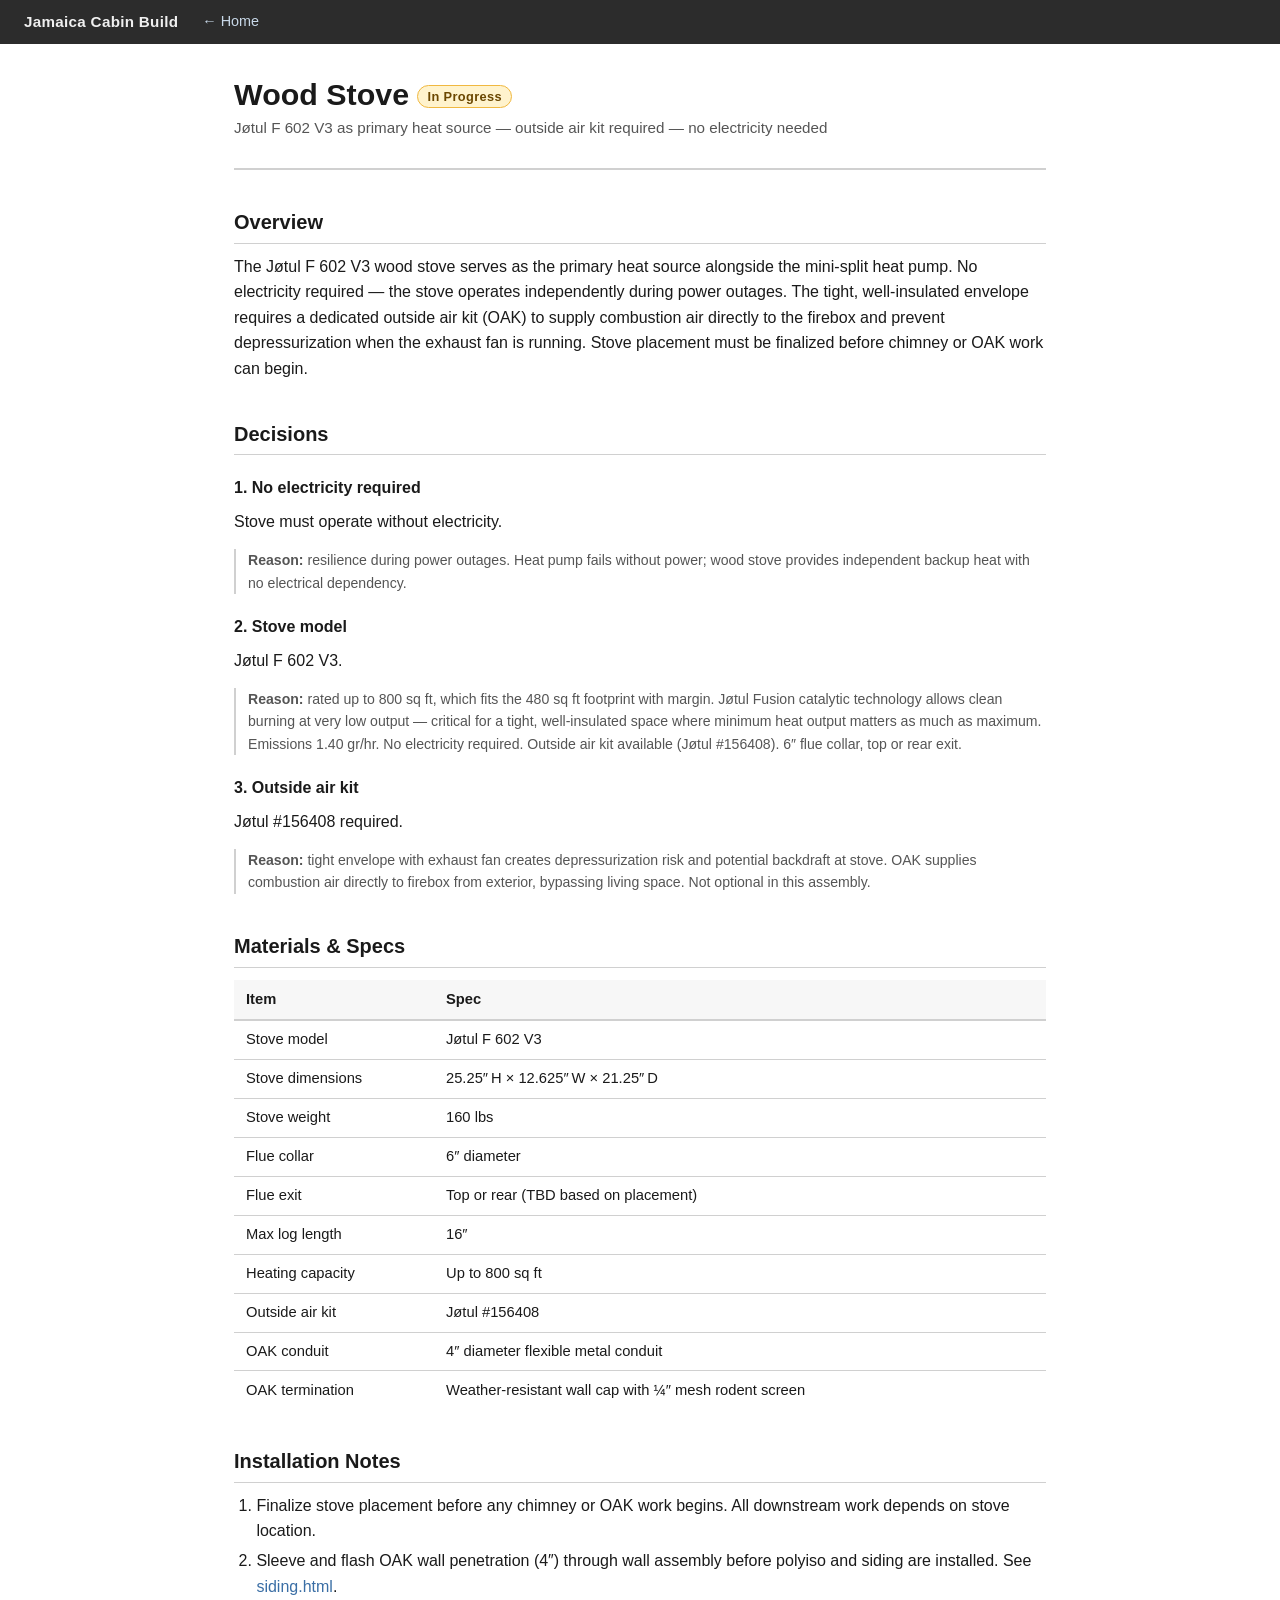
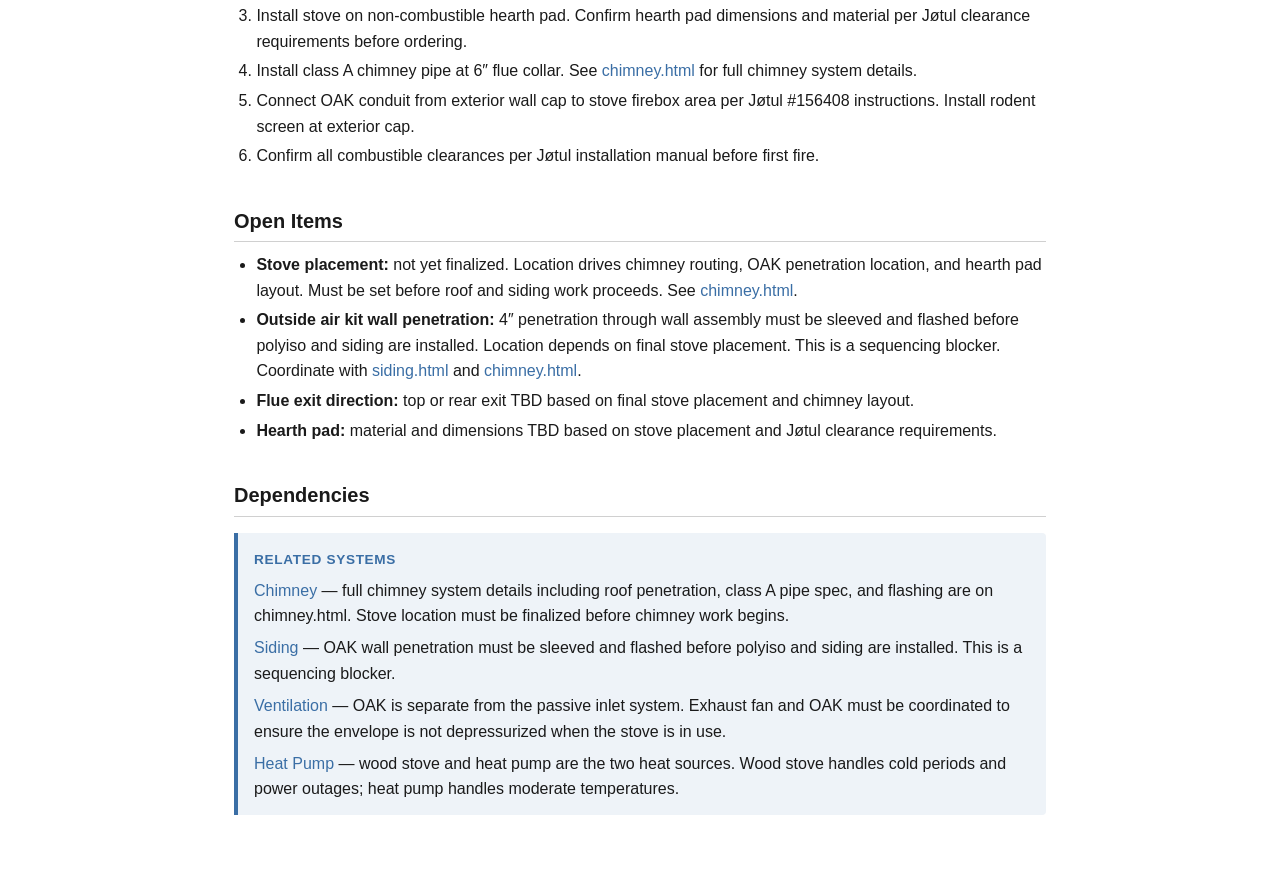
<file: wood-stove.html>
<!DOCTYPE html>
<html lang="en">
<head>
  <meta charset="UTF-8">
  <meta name="viewport" content="width=device-width, initial-scale=1.0">
  <title>Wood Stove &mdash; Jamaica Cabin Build</title>
  <link rel="stylesheet" href="styles.css">
</head>
<body>

<nav class="site-nav">
  <span class="nav-title">Jamaica Cabin Build</span>
  <a href="index.html">&#8592; Home</a>
</nav>

<main class="page-content">

  <!-- ── Page header + status ── -->
  <header class="page-header">
    <h1>Wood Stove <span class="status-badge in-progress">In Progress</span></h1>
    <p class="subtitle">J&oslash;tul F&nbsp;602 V3 as primary heat source &mdash; outside air kit required &mdash; no electricity needed</p>
  </header>

  <!-- ── 1. Overview ── -->
  <section class="section">
    <h2>Overview</h2>
    <p>The J&oslash;tul F&nbsp;602 V3 wood stove serves as the primary heat source alongside the mini-split heat pump. No electricity required &mdash; the stove operates independently during power outages. The tight, well-insulated envelope requires a dedicated outside air kit (OAK) to supply combustion air directly to the firebox and prevent depressurization when the exhaust fan is running. Stove placement must be finalized before chimney or OAK work can begin.</p>
  </section>

  <!-- ── 2. Decisions ── -->
  <section class="section">
    <h2>Decisions</h2>

    <h3>1. No electricity required</h3>
    <p>Stove must operate without electricity.</p>
    <p class="decision-reason"><strong>Reason:</strong> resilience during power outages. Heat pump fails without power; wood stove provides independent backup heat with no electrical dependency.</p>

    <h3>2. Stove model</h3>
    <p>J&oslash;tul F&nbsp;602 V3.</p>
    <p class="decision-reason"><strong>Reason:</strong> rated up to 800&nbsp;sq&nbsp;ft, which fits the 480&nbsp;sq&nbsp;ft footprint with margin. J&oslash;tul Fusion catalytic technology allows clean burning at very low output &mdash; critical for a tight, well-insulated space where minimum heat output matters as much as maximum. Emissions 1.40&nbsp;gr/hr. No electricity required. Outside air kit available (J&oslash;tul #156408). 6&Prime; flue collar, top or rear exit.</p>

    <h3>3. Outside air kit</h3>
    <p>J&oslash;tul #156408 required.</p>
    <p class="decision-reason"><strong>Reason:</strong> tight envelope with exhaust fan creates depressurization risk and potential backdraft at stove. OAK supplies combustion air directly to firebox from exterior, bypassing living space. Not optional in this assembly.</p>
  </section>

  <!-- ── 3. Materials & Specs ── -->
  <section class="section">
    <h2>Materials &amp; Specs</h2>
    <table class="specs-table">
      <thead>
        <tr>
          <th>Item</th>
          <th>Spec</th>
        </tr>
      </thead>
      <tbody>
        <tr>
          <td>Stove model</td>
          <td>J&oslash;tul F&nbsp;602 V3</td>
        </tr>
        <tr>
          <td>Stove dimensions</td>
          <td>25.25&Prime;&thinsp;H &times; 12.625&Prime;&thinsp;W &times; 21.25&Prime;&thinsp;D</td>
        </tr>
        <tr>
          <td>Stove weight</td>
          <td>160&nbsp;lbs</td>
        </tr>
        <tr>
          <td>Flue collar</td>
          <td>6&Prime; diameter</td>
        </tr>
        <tr>
          <td>Flue exit</td>
          <td>Top or rear (TBD based on placement)</td>
        </tr>
        <tr>
          <td>Max log length</td>
          <td>16&Prime;</td>
        </tr>
        <tr>
          <td>Heating capacity</td>
          <td>Up to 800&nbsp;sq&nbsp;ft</td>
        </tr>
        <tr>
          <td>Outside air kit</td>
          <td>J&oslash;tul #156408</td>
        </tr>
        <tr>
          <td>OAK conduit</td>
          <td>4&Prime; diameter flexible metal conduit</td>
        </tr>
        <tr>
          <td>OAK termination</td>
          <td>Weather-resistant wall cap with &frac14;&Prime; mesh rodent screen</td>
        </tr>
      </tbody>
    </table>
  </section>

  <!-- ── 4. Installation Notes ── -->
  <section class="section">
    <h2>Installation Notes</h2>
    <ol>
      <li>Finalize stove placement before any chimney or OAK work begins. All downstream work depends on stove location.</li>
      <li>Sleeve and flash OAK wall penetration (4&Prime;) through wall assembly before polyiso and siding are installed. See <a href="siding.html">siding.html</a>.</li>
      <li>Install stove on non-combustible hearth pad. Confirm hearth pad dimensions and material per J&oslash;tul clearance requirements before ordering.</li>
      <li>Install class&nbsp;A chimney pipe at 6&Prime; flue collar. See <a href="chimney.html">chimney.html</a> for full chimney system details.</li>
      <li>Connect OAK conduit from exterior wall cap to stove firebox area per J&oslash;tul #156408 instructions. Install rodent screen at exterior cap.</li>
      <li>Confirm all combustible clearances per J&oslash;tul installation manual before first fire.</li>
    </ol>
  </section>

  <!-- ── 5. Open Items ── -->
  <section class="section">
    <h2>Open Items</h2>
    <ul>
      <li><strong>Stove placement:</strong> not yet finalized. Location drives chimney routing, OAK penetration location, and hearth pad layout. Must be set before roof and siding work proceeds. See <a href="chimney.html">chimney.html</a>.</li>
      <li><strong>Outside air kit wall penetration:</strong> 4&Prime; penetration through wall assembly must be sleeved and flashed before polyiso and siding are installed. Location depends on final stove placement. This is a sequencing blocker. Coordinate with <a href="siding.html">siding.html</a> and <a href="chimney.html">chimney.html</a>.</li>
      <li><strong>Flue exit direction:</strong> top or rear exit TBD based on final stove placement and chimney layout.</li>
      <li><strong>Hearth pad:</strong> material and dimensions TBD based on stove placement and J&oslash;tul clearance requirements.</li>
    </ul>
  </section>

  <!-- ── 6. Dependencies ── -->
  <section class="section">
    <h2>Dependencies</h2>
    <div class="callout">
      <p><strong>Related Systems</strong></p>
      <p><a href="chimney.html">Chimney</a> &mdash; full chimney system details including roof penetration, class&nbsp;A pipe spec, and flashing are on chimney.html. Stove location must be finalized before chimney work begins.</p>
      <p><a href="siding.html">Siding</a> &mdash; OAK wall penetration must be sleeved and flashed before polyiso and siding are installed. This is a sequencing blocker.</p>
      <p><a href="ventilation.html">Ventilation</a> &mdash; OAK is separate from the passive inlet system. Exhaust fan and OAK must be coordinated to ensure the envelope is not depressurized when the stove is in use.</p>
      <p><a href="heat-pump.html">Heat Pump</a> &mdash; wood stove and heat pump are the two heat sources. Wood stove handles cold periods and power outages; heat pump handles moderate temperatures.</p>
    </div>
  </section>

</main>

</body>
</html>
</file>
<file: styles.css>
/* Jamaica Cabin Build -- shared stylesheet */

*, *::before, *::after {
  box-sizing: border-box;
}

:root {
  --color-bg: #ffffff;
  --color-text: #1a1a1a;
  --color-text-muted: #555555;
  --color-border: #d0d0d0;
  --color-nav-bg: #2c2c2c;
  --color-nav-text: #f0f0f0;
  --color-nav-link: #c8d8e8;
  --color-section-bg: #f7f7f7;
  --color-callout-bg: #eef3f8;
  --color-callout-border: #3a6ea5;
  --badge-decided-bg: #d4edda;
  --badge-decided-text: #1a5c2a;
  --badge-decided-border: #82c896;
  --badge-inprogress-bg: #fff3cd;
  --badge-inprogress-text: #6b4700;
  --badge-inprogress-border: #f0b840;
  --badge-open-bg: #f8d7da;
  --badge-open-text: #7a1a1f;
  --badge-open-border: #e07070;
  --max-width: 860px;
}

body {
  font-family: -apple-system, BlinkMacSystemFont, "Segoe UI", Roboto, Helvetica, Arial, sans-serif;
  font-size: 16px;
  line-height: 1.6;
  color: var(--color-text);
  background: var(--color-bg);
  margin: 0;
  padding: 0;
}

/* ── Navigation ── */

.site-nav {
  background: var(--color-nav-bg);
  padding: 0.6rem 1.5rem;
  display: flex;
  align-items: center;
  gap: 1.5rem;
}

.site-nav .nav-title {
  color: var(--color-nav-text);
  font-weight: 600;
  font-size: 0.95rem;
  letter-spacing: 0.02em;
  white-space: nowrap;
}

.site-nav a {
  color: var(--color-nav-link);
  text-decoration: none;
  font-size: 0.9rem;
}

.site-nav a:hover {
  text-decoration: underline;
}

/* ── Page layout ── */

.page-content {
  max-width: var(--max-width);
  margin: 0 auto;
  padding: 2rem 1.5rem 4rem;
}

/* ── Typography ── */

h1 {
  font-size: 1.9rem;
  font-weight: 700;
  margin: 0 0 0.25rem;
  line-height: 1.2;
}

h2 {
  font-size: 1.25rem;
  font-weight: 600;
  margin: 2.25rem 0 0.6rem;
  padding-bottom: 0.3rem;
  border-bottom: 1px solid var(--color-border);
}

h3 {
  font-size: 1rem;
  font-weight: 600;
  margin: 1.25rem 0 0.4rem;
}

p {
  margin: 0.5rem 0 0.9rem;
}

ul, ol {
  margin: 0.4rem 0 0.9rem;
  padding-left: 1.4rem;
}

li {
  margin-bottom: 0.25rem;
}

a {
  color: var(--color-callout-border);
  text-decoration: none;
}

a:hover {
  text-decoration: underline;
}

/* ── Page header ── */

.page-header {
  margin-bottom: 2rem;
  padding-bottom: 1rem;
  border-bottom: 2px solid var(--color-border);
}

.page-header .subtitle {
  color: var(--color-text-muted);
  font-size: 0.95rem;
  margin: 0.25rem 0 0.75rem;
}

/* ── Status badges ── */

.status-badge {
  display: inline-block;
  padding: 0.2em 0.7em;
  border-radius: 999px;
  font-size: 0.8rem;
  font-weight: 600;
  letter-spacing: 0.03em;
  border: 1px solid transparent;
  vertical-align: middle;
}

.status-badge.decided {
  background: var(--badge-decided-bg);
  color: var(--badge-decided-text);
  border-color: var(--badge-decided-border);
}

.status-badge.in-progress {
  background: var(--badge-inprogress-bg);
  color: var(--badge-inprogress-text);
  border-color: var(--badge-inprogress-border);
}

.status-badge.open {
  background: var(--badge-open-bg);
  color: var(--badge-open-text);
  border-color: var(--badge-open-border);
}

/* ── Callout / dependency box ── */

.callout {
  background: var(--color-callout-bg);
  border-left: 4px solid var(--color-callout-border);
  padding: 0.8rem 1rem;
  margin: 1rem 0;
  border-radius: 0 4px 4px 0;
}

.callout p {
  margin: 0 0 0.4rem;
}

.callout p:last-child {
  margin-bottom: 0;
}

.callout strong {
  font-size: 0.85rem;
  text-transform: uppercase;
  letter-spacing: 0.05em;
  color: var(--color-callout-border);
}

/* ── Systems grid (index page) ── */

.systems-grid {
  display: grid;
  grid-template-columns: repeat(auto-fill, minmax(240px, 1fr));
  gap: 1rem;
  margin: 1rem 0 2rem;
}

.system-card {
  border: 1px solid var(--color-border);
  border-radius: 6px;
  padding: 1rem 1.1rem;
  background: var(--color-section-bg);
  transition: border-color 0.15s;
}

.system-card:hover {
  border-color: var(--color-callout-border);
}

.system-card a {
  font-weight: 600;
  font-size: 1rem;
  display: block;
  margin-bottom: 0.3rem;
}

.system-card p {
  font-size: 0.88rem;
  color: var(--color-text-muted);
  margin: 0;
  line-height: 1.45;
}

/* ── Open items table ── */

.open-items-list {
  list-style: none;
  padding: 0;
  margin: 0.5rem 0 1.5rem;
}

.open-items-list li {
  display: flex;
  gap: 1rem;
  align-items: baseline;
  padding: 0.45rem 0;
  border-bottom: 1px solid var(--color-border);
  font-size: 0.92rem;
}

.open-items-list li:last-child {
  border-bottom: none;
}

.open-items-list .item-system {
  flex-shrink: 0;
  font-size: 0.8rem;
  color: var(--color-text-muted);
  min-width: 140px;
}

/* ── Section wrapper (print page-break) ── */

.section {
  page-break-inside: avoid;
}

/* ── Build status summary ── */

.build-summary {
  background: var(--color-section-bg);
  border: 1px solid var(--color-border);
  border-radius: 6px;
  padding: 1rem 1.2rem;
  margin: 1rem 0 2rem;
  font-size: 0.92rem;
}

.build-summary dl {
  display: grid;
  grid-template-columns: max-content 1fr;
  gap: 0.3rem 1.2rem;
  margin: 0;
}

.build-summary dt {
  font-weight: 600;
  color: var(--color-text-muted);
}

.build-summary dd {
  margin: 0;
}

/* ── Dependencies prose note ── */

.deps-note {
  font-size: 0.92rem;
  color: var(--color-text-muted);
  border-top: 1px solid var(--color-border);
  padding-top: 1rem;
  margin-top: 2rem;
}

/* ── Specs table ── */

.specs-table {
  width: 100%;
  border-collapse: collapse;
  font-size: 0.92rem;
  margin: 0.75rem 0 1.25rem;
}

.specs-table th {
  text-align: left;
  font-weight: 600;
  padding: 0.5rem 0.75rem;
  background: var(--color-section-bg);
  border-bottom: 2px solid var(--color-border);
}

.specs-table td {
  padding: 0.45rem 0.75rem;
  border-bottom: 1px solid var(--color-border);
  vertical-align: top;
}

.specs-table td:first-child {
  font-weight: 500;
  width: 200px;
  white-space: nowrap;
}

.specs-table tr:last-child td {
  border-bottom: none;
}

/* ── Diagram ── */

figure {
  margin: 1.25rem 0;
}

figure img {
  max-width: 100%;
  height: auto;
  display: block;
  margin: 0 auto;
}

figcaption {
  font-size: 0.82rem;
  color: var(--color-text-muted);
  margin-top: 0.4rem;
  font-style: italic;
}

/* ── Open items callout (amber, distinct from blue deps callout) ── */

.callout-open {
  background: #fdf6e3;
  border-left: 4px solid #b8860b;
  padding: 0.8rem 1rem;
  margin: 1rem 0;
  border-radius: 0 4px 4px 0;
}

.callout-open p {
  margin: 0 0 0.4rem;
}

.callout-open p:last-child {
  margin-bottom: 0;
}

.callout-open strong {
  font-size: 0.85rem;
  text-transform: uppercase;
  letter-spacing: 0.05em;
  color: #b8860b;
}

/* ── Decision items ── */

.decision-reason {
  font-size: 0.88rem;
  color: var(--color-text-muted);
  margin: 0.2rem 0 0.8rem;
  padding-left: 0.75rem;
  border-left: 2px solid var(--color-border);
}

/* ── Print stylesheet ── */

@media print {
  .site-nav {
    display: none;
  }

  .status-badge {
    display: none;
  }

  body {
    font-size: 11pt;
    color: #000;
  }

  a {
    color: #000;
    text-decoration: none;
  }

  a[href]::after {
    content: none;
  }

  .page-content {
    max-width: 100%;
    padding: 0;
  }

  .systems-grid {
    display: block;
  }

  .system-card {
    border: none;
    background: none;
    padding: 0.2rem 0;
    break-inside: avoid;
  }

  .callout {
    border-left: 2px solid #000;
    background: none;
  }

  .section {
    page-break-inside: avoid;
  }

  h2 {
    page-break-after: avoid;
  }
}
</file>
